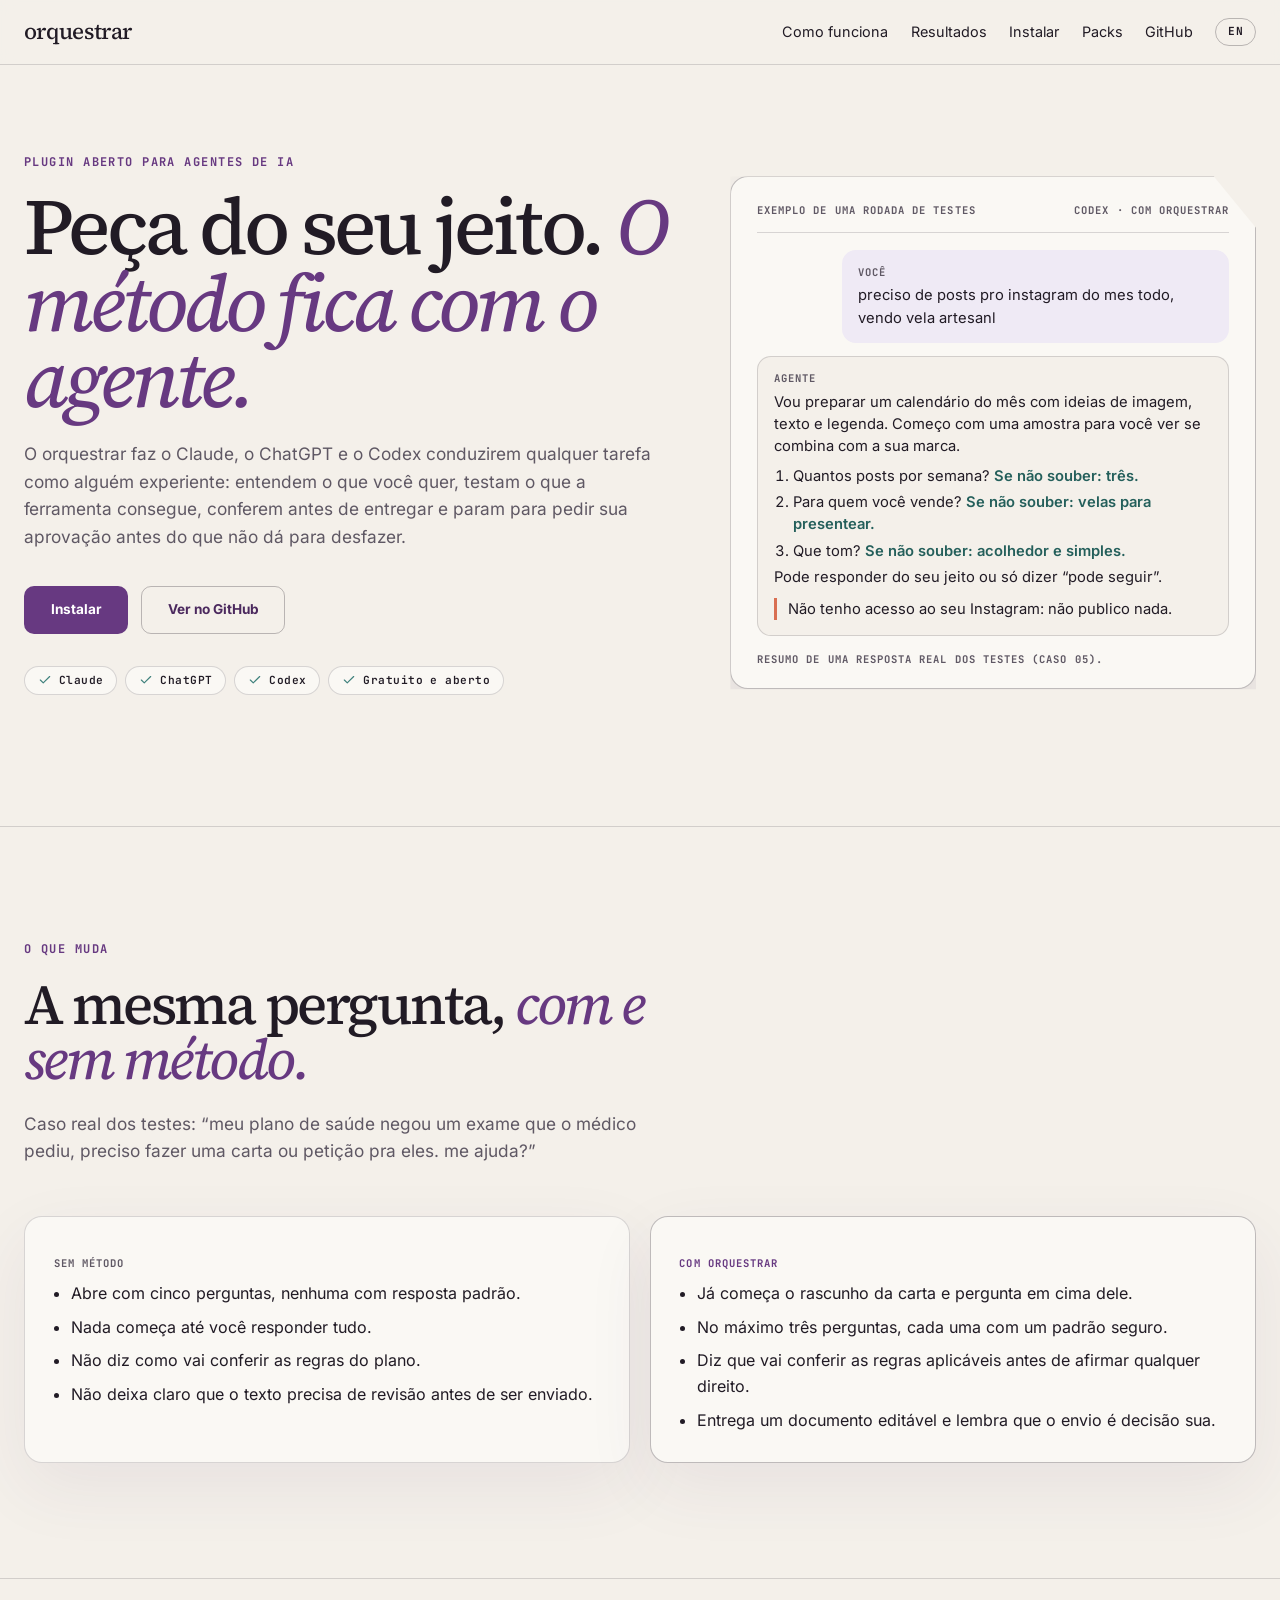
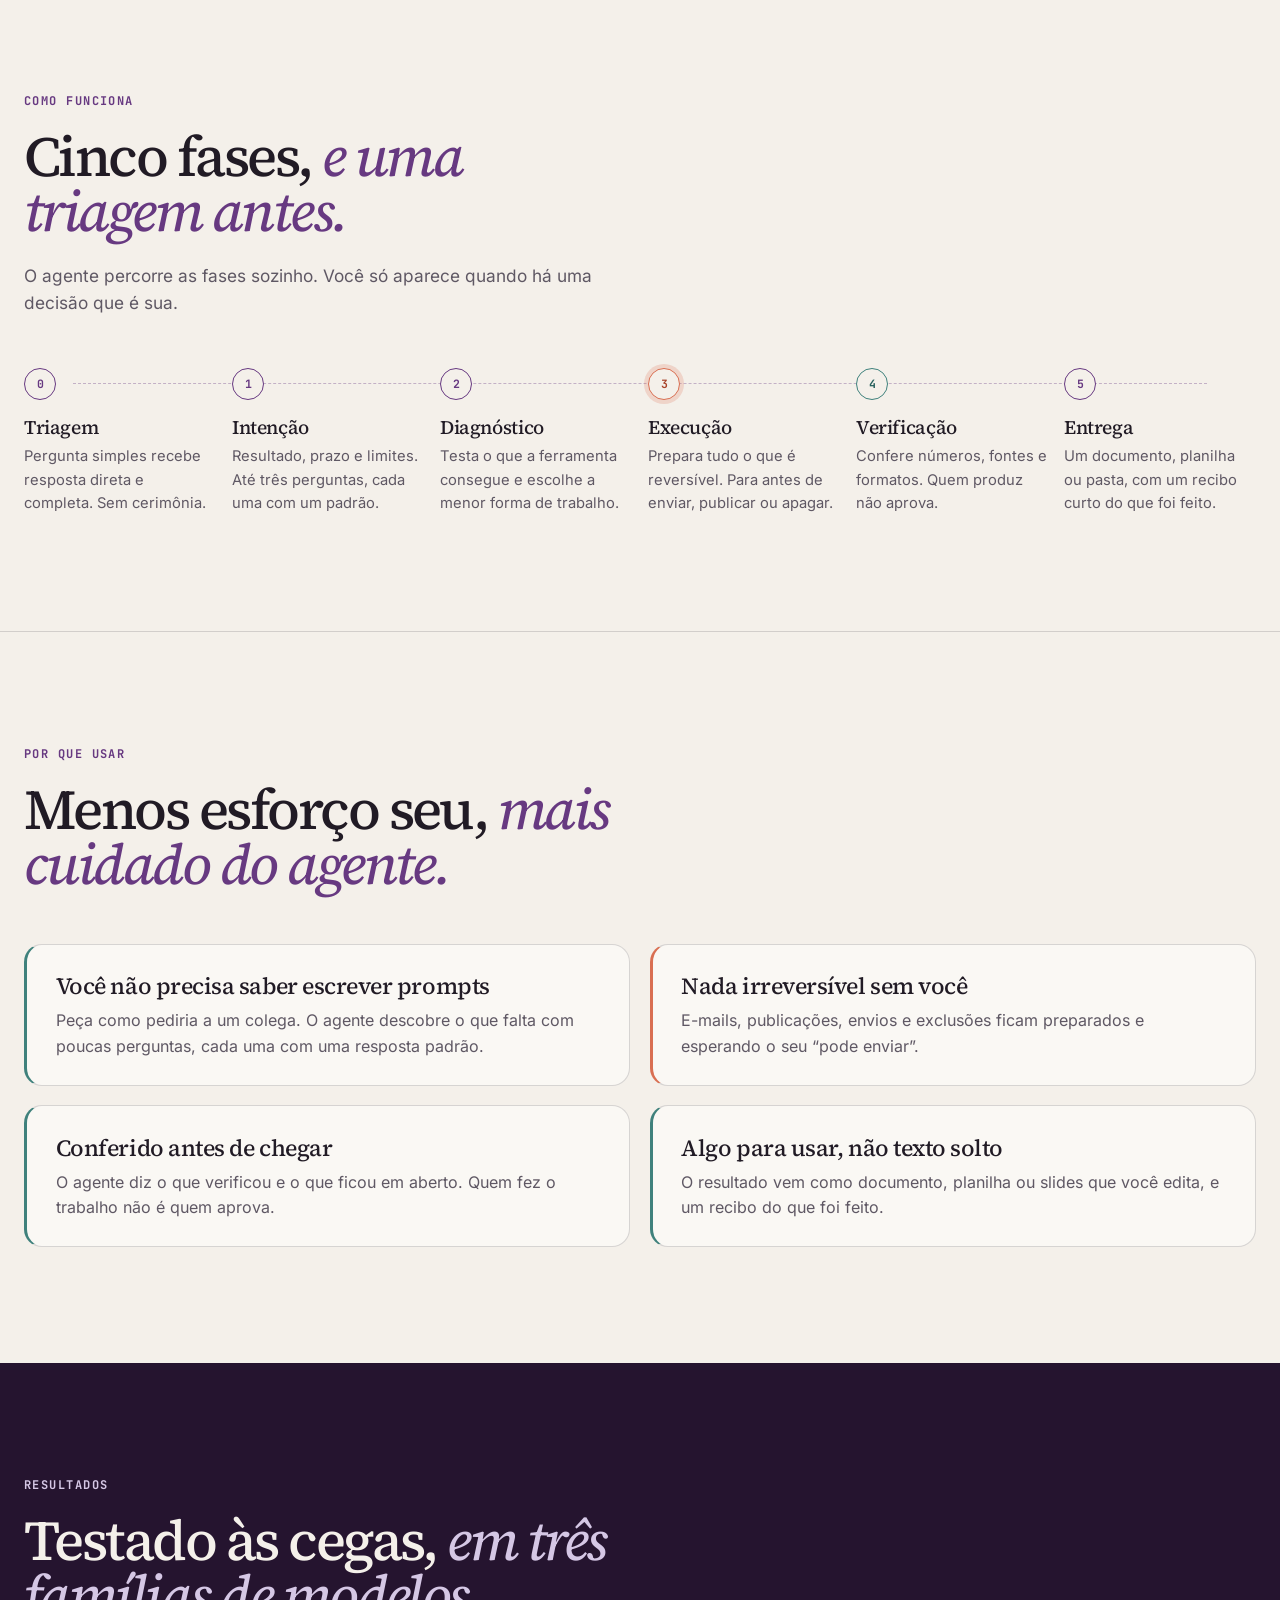
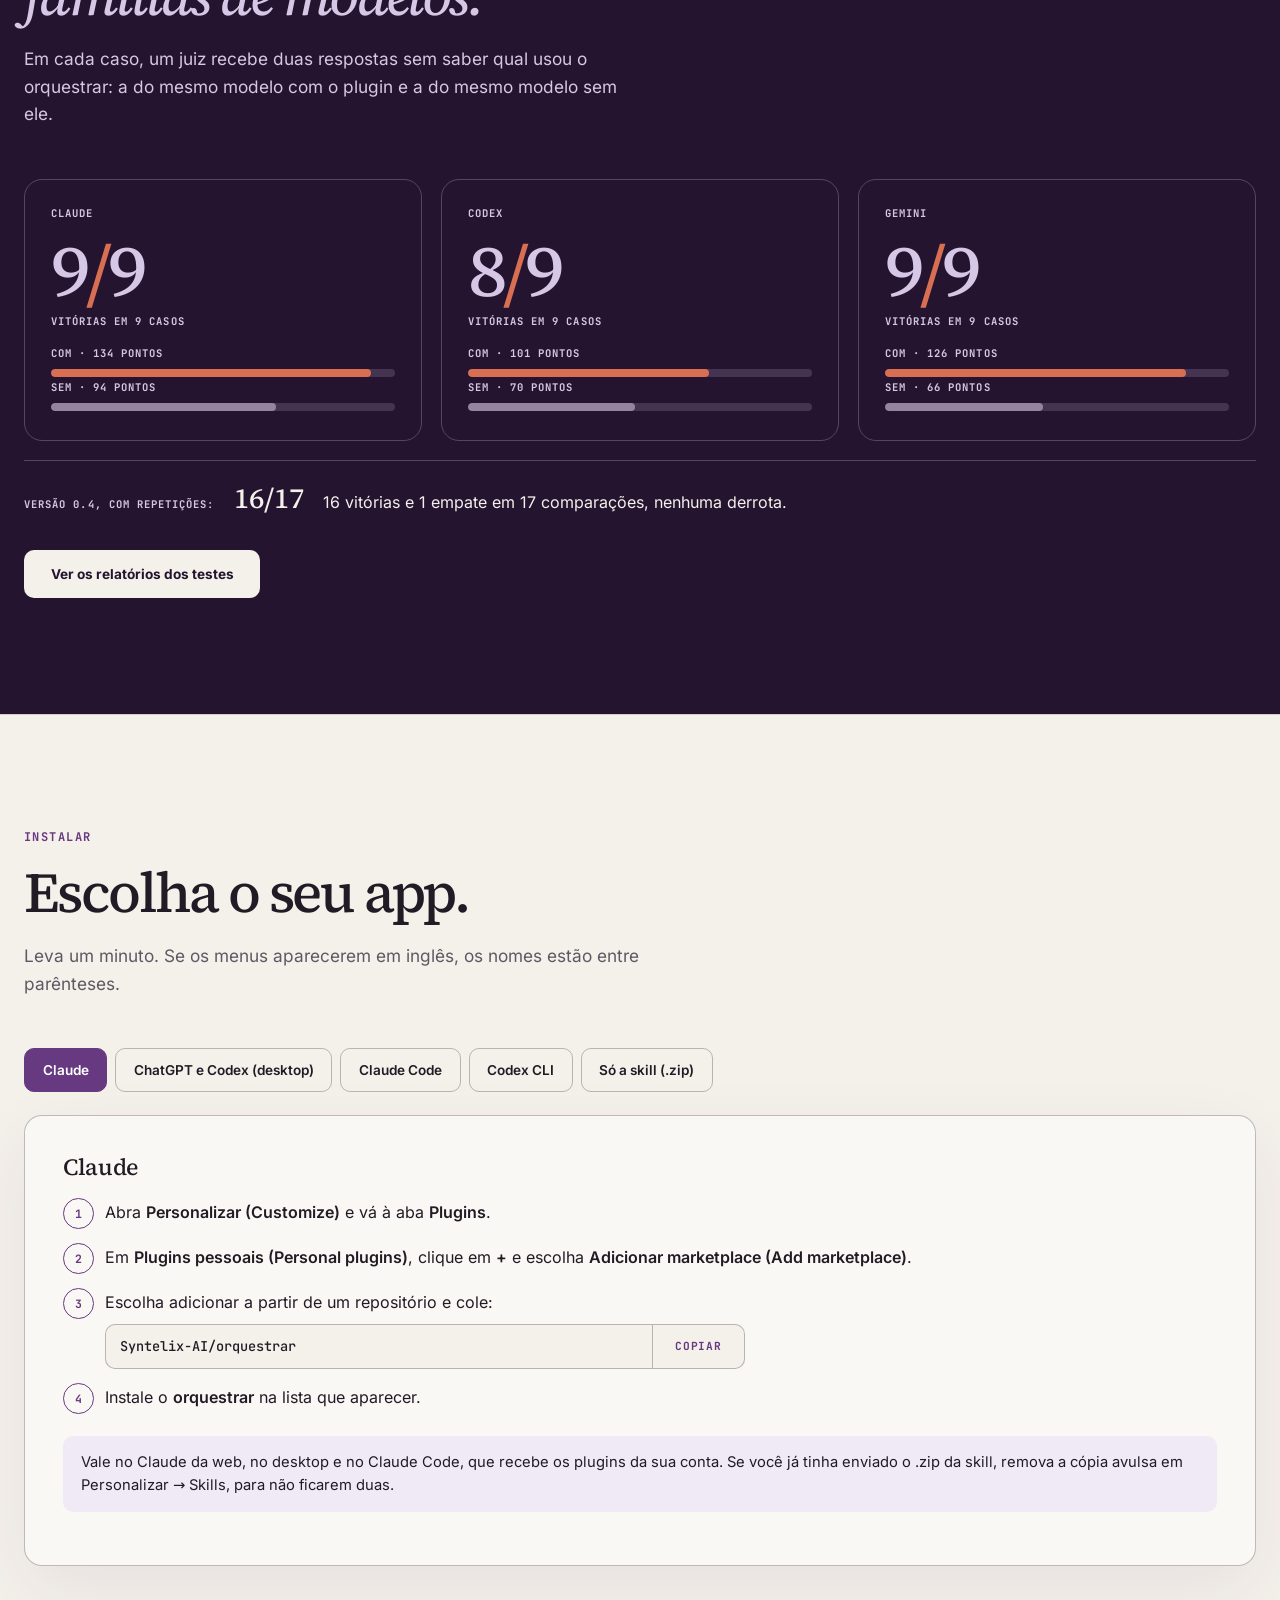
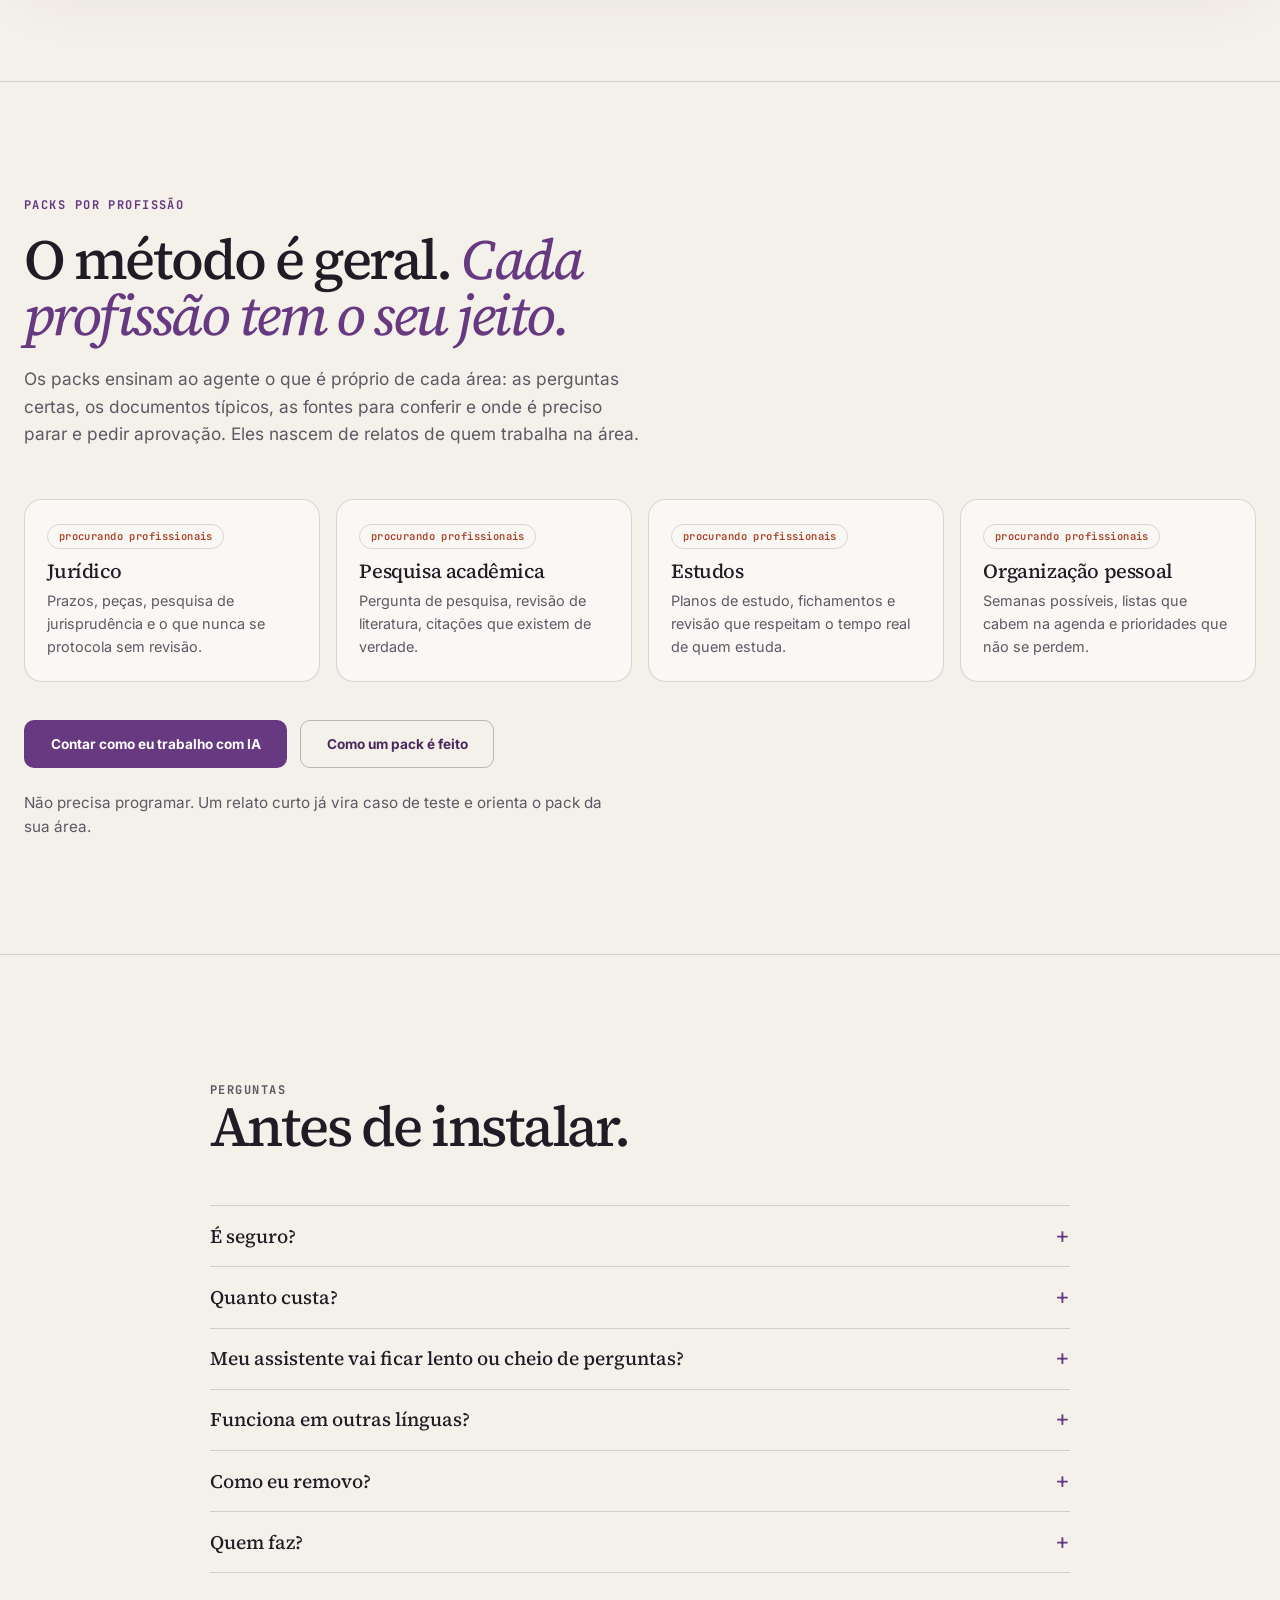
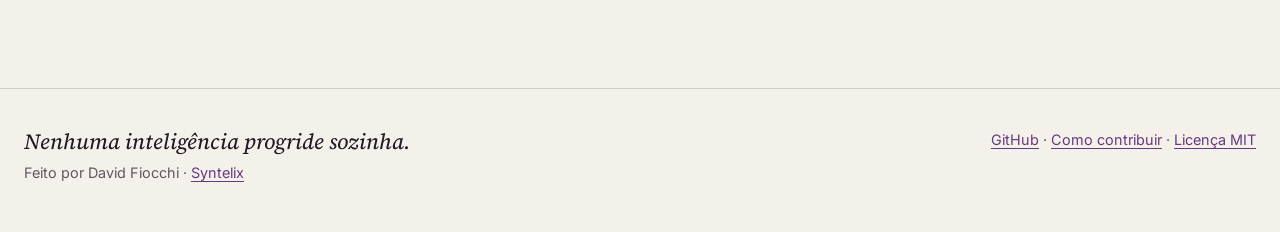
<file: docs/index.html>
<!DOCTYPE html>
<html lang="pt-BR">
<head>
<meta charset="utf-8">
<meta name="viewport" content="width=device-width, initial-scale=1">
<title>orquestrar · do pedido vago ao trabalho entregue e conferido</title>
<meta name="description" content="Plugin aberto para Claude, ChatGPT e Codex que conduz qualquer tarefa com método: entende o pedido, testa a ferramenta, confere antes de entregar e pede aprovação antes do que não dá para desfazer.">
<meta property="og:title" content="orquestrar · do pedido vago ao trabalho entregue e conferido">
<meta property="og:description" content="Plugin aberto para Claude, ChatGPT e Codex que conduz qualquer tarefa com método: entende o pedido, testa a ferramenta, confere antes de entregar e pede aprovação antes do que não dá para desfazer.">
<meta property="og:type" content="website">
<meta property="og:image" content="https://skills.syntelix.ia.br/orquestrar/assets/capa.png">
<meta name="twitter:card" content="summary_large_image">
<link rel="alternate" hreflang="en" href="en/">
<link rel="icon" href="data:image/svg+xml,%3Csvg xmlns='http://www.w3.org/2000/svg' viewBox='0 0 32 32'%3E%3Ccircle cx='9' cy='10' r='4' fill='%23673981'/%3E%3Ccircle cx='23' cy='9' r='3' fill='%233f817c'/%3E%3Ccircle cx='16' cy='23' r='5' fill='%23d96f52'/%3E%3C/svg%3E">
<link rel="preload" href="assets/fonts/source-serif-4.woff2" as="font" type="font/woff2" crossorigin>
<link rel="preload" href="assets/fonts/inter.woff2" as="font" type="font/woff2" crossorigin>
<link rel="stylesheet" href="assets/site.css">
<script>document.documentElement.classList.add('js-reveal')</script>
</head>
<body>
<a class="skip" href="#conteudo">Pular para o conteúdo</a>
<header class="topbar"><div class="shell">
  <a class="brand" href="./">orquestrar</a>
  <nav class="nav" aria-label="principal"><a class="nav-link" href="#como-funciona">Como funciona</a><a class="nav-link" href="#resultados">Resultados</a><a class="nav-link" href="#instalar">Instalar</a><a class="nav-link" href="#packs">Packs</a><a class="nav-link" href="https://github.com/Syntelix-AI/orquestrar">GitHub</a><a class="lang" href="en/" hreflang="en" title="English">EN</a></nav>
</div></header>

<main id="conteudo">
<section class="hero"><div class="shell">
  <div>
    <p class="kicker">Plugin aberto para agentes de IA</p>
    <h1>Peça do seu jeito. <em>O método fica com o agente.</em></h1>
    <p class="lede">O orquestrar faz o Claude, o ChatGPT e o Codex conduzirem qualquer tarefa como alguém experiente: entendem o que você quer, testam o que a ferramenta consegue, conferem antes de entregar e param para pedir sua aprovação antes do que não dá para desfazer.</p>
    <div class="actions"><a class="btn btn--primary" href="#instalar">Instalar</a><a class="btn btn--secondary" href="https://github.com/Syntelix-AI/orquestrar">Ver no GitHub</a></div>
    <ul class="chips"><li class="chip"><svg viewBox="0 0 24 24" fill="none" stroke="currentColor" stroke-width="2" stroke-linecap="round" stroke-linejoin="round" aria-hidden="true"><path d="M20 6 9 17l-5-5"/></svg>Claude</li><li class="chip"><svg viewBox="0 0 24 24" fill="none" stroke="currentColor" stroke-width="2" stroke-linecap="round" stroke-linejoin="round" aria-hidden="true"><path d="M20 6 9 17l-5-5"/></svg>ChatGPT</li><li class="chip"><svg viewBox="0 0 24 24" fill="none" stroke="currentColor" stroke-width="2" stroke-linecap="round" stroke-linejoin="round" aria-hidden="true"><path d="M20 6 9 17l-5-5"/></svg>Codex</li><li class="chip"><svg viewBox="0 0 24 24" fill="none" stroke="currentColor" stroke-width="2" stroke-linecap="round" stroke-linejoin="round" aria-hidden="true"><path d="M20 6 9 17l-5-5"/></svg>Gratuito e aberto</li></ul>
  </div>
  <figure class="artifact" style="margin:0">
    <div class="artifact__bar"><span class="meta">Exemplo de uma rodada de testes</span><span class="meta">Codex · com orquestrar</span></div>
    <div class="msg msg--user"><span class="meta msg__who">Você</span>preciso de posts pro instagram do mes todo, vendo vela artesanl</div>
    <div class="msg msg--agent"><span class="meta msg__who">Agente</span>Vou preparar um calendário do mês com ideias de imagem, texto e legenda. Começo com uma amostra para você ver se combina com a sua marca.<ol><li>Quantos posts por semana? <span class="default">Se não souber: três.</span></li><li>Para quem você vende? <span class="default">Se não souber: velas para presentear.</span></li><li>Que tom? <span class="default">Se não souber: acolhedor e simples.</span></li></ol>Pode responder do seu jeito ou só dizer “pode seguir”.<span class="stop">Não tenho acesso ao seu Instagram: não publico nada.</span></div>
    <figcaption class="meta" style="margin-top:1rem">Resumo de uma resposta real dos testes (caso 05).</figcaption>
  </figure>
</div></section>

<section><div class="shell">
  <div class="section-head"><p class="kicker">O que muda</p><h2>A mesma pergunta, <em>com e sem método.</em></h2><p class="lede">Caso real dos testes: “meu plano de saúde negou um exame que o médico pediu, preciso fazer uma carta ou petição pra eles. me ajuda?”</p></div>
  <div class="compare">
    <article class="panel reveal"><p class="meta">Sem método</p><ul><li>Abre com cinco perguntas, nenhuma com resposta padrão.</li><li>Nada começa até você responder tudo.</li><li>Não diz como vai conferir as regras do plano.</li><li>Não deixa claro que o texto precisa de revisão antes de ser enviado.</li></ul></article>
    <article class="panel panel--with reveal"><p class="meta" style="color:var(--purple-600)">Com orquestrar</p><ul><li>Já começa o rascunho da carta e pergunta em cima dele.</li><li>No máximo três perguntas, cada uma com um padrão seguro.</li><li>Diz que vai conferir as regras aplicáveis antes de afirmar qualquer direito.</li><li>Entrega um documento editável e lembra que o envio é decisão sua.</li></ul></article>
  </div>
</div></section>

<section id="como-funciona"><div class="shell">
  <div class="section-head"><p class="kicker">Como funciona</p><h2>Cinco fases, <em>e uma triagem antes.</em></h2><p class="lede">O agente percorre as fases sozinho. Você só aparece quando há uma decisão que é sua.</p></div>
  <ol class="phases"><li class="phase reveal"><div class="node">0</div><h3>Triagem</h3><p>Pergunta simples recebe resposta direta e completa. Sem cerimônia.</p></li><li class="phase reveal"><div class="node">1</div><h3>Intenção</h3><p>Resultado, prazo e limites. Até três perguntas, cada uma com um padrão.</p></li><li class="phase reveal"><div class="node">2</div><h3>Diagnóstico</h3><p>Testa o que a ferramenta consegue e escolhe a menor forma de trabalho.</p></li><li class="phase phase--decide reveal"><div class="node">3</div><h3>Execução</h3><p>Prepara tudo o que é reversível. Para antes de enviar, publicar ou apagar.</p></li><li class="phase phase--verify reveal"><div class="node">4</div><h3>Verificação</h3><p>Confere números, fontes e formatos. Quem produz não aprova.</p></li><li class="phase reveal"><div class="node">5</div><h3>Entrega</h3><p>Um documento, planilha ou pasta, com um recibo curto do que foi feito.</p></li></ol>
</div></section>

<section><div class="shell">
  <div class="section-head"><p class="kicker">Por que usar</p><h2>Menos esforço seu, <em>mais cuidado do agente.</em></h2></div>
  <div class="findings"><article class="finding reveal"><h3>Você não precisa saber escrever prompts</h3><p>Peça como pediria a um colega. O agente descobre o que falta com poucas perguntas, cada uma com uma resposta padrão.</p></article><article class="finding finding--decide reveal"><h3>Nada irreversível sem você</h3><p>E-mails, publicações, envios e exclusões ficam preparados e esperando o seu “pode enviar”.</p></article><article class="finding reveal"><h3>Conferido antes de chegar</h3><p>O agente diz o que verificou e o que ficou em aberto. Quem fez o trabalho não é quem aprova.</p></article><article class="finding reveal"><h3>Algo para usar, não texto solto</h3><p>O resultado vem como documento, planilha ou slides que você edita, e um recibo do que foi feito.</p></article></div>
</div></section>

<section class="night" id="resultados"><div class="shell">
  <div class="section-head"><p class="kicker kicker--light">Resultados</p><h2>Testado às cegas, <em>em três famílias de modelos.</em></h2><p class="lede">Em cada caso, um juiz recebe duas respostas sem saber qual usou o orquestrar: a do mesmo modelo com o plugin e a do mesmo modelo sem ele.</p></div>
  <div class="scores"><div class="score reveal"><p class="meta">Claude</p><p class="score__big">9<span>/</span>9</p><p class="meta">vitórias em 9 casos</p><p class="meta" style="margin-top:1.1rem">com · 134 pontos</p><div class="bar bar--with"><i style="width:93.1%"></i></div><p class="meta">sem · 94 pontos</p><div class="bar bar--without"><i style="width:65.3%"></i></div></div><div class="score reveal"><p class="meta">Codex</p><p class="score__big">8<span>/</span>9</p><p class="meta">vitórias em 9 casos</p><p class="meta" style="margin-top:1.1rem">com · 101 pontos</p><div class="bar bar--with"><i style="width:70.1%"></i></div><p class="meta">sem · 70 pontos</p><div class="bar bar--without"><i style="width:48.6%"></i></div></div><div class="score reveal"><p class="meta">Gemini</p><p class="score__big">9<span>/</span>9</p><p class="meta">vitórias em 9 casos</p><p class="meta" style="margin-top:1.1rem">com · 126 pontos</p><div class="bar bar--with"><i style="width:87.5%"></i></div><p class="meta">sem · 66 pontos</p><div class="bar bar--without"><i style="width:45.8%"></i></div></div></div>
  <div class="v04"><span class="meta" style="color:var(--purple-200)">Versão 0.4, com repetições:</span><strong>16/17</strong><span>16 vitórias e 1 empate em 17 comparações, nenhuma derrota.</span></div>
  <div class="actions"><a class="btn btn--light" href="https://github.com/Syntelix-AI/orquestrar/tree/main/evals">Ver os relatórios dos testes</a></div>
</div></section>

<section id="instalar"><div class="shell">
  <div class="section-head"><p class="kicker">Instalar</p><h2>Escolha o seu app.</h2><p class="lede">Leva um minuto. Se os menus aparecerem em inglês, os nomes estão entre parênteses.</p></div>
  <div class="tabs" role="tablist" aria-label="Instalar"><button class="tab" role="tab" id="tab-claude" aria-controls="panel-claude" aria-selected="true" tabindex="0">Claude</button><button class="tab" role="tab" id="tab-chatgpt" aria-controls="panel-chatgpt" aria-selected="false" tabindex="-1">ChatGPT e Codex (desktop)</button><button class="tab" role="tab" id="tab-claude-code" aria-controls="panel-claude-code" aria-selected="false" tabindex="-1">Claude Code</button><button class="tab" role="tab" id="tab-codex-cli" aria-controls="panel-codex-cli" aria-selected="false" tabindex="-1">Codex CLI</button><button class="tab" role="tab" id="tab-zip" aria-controls="panel-zip" aria-selected="false" tabindex="-1">Só a skill (.zip)</button></div>
  <div class="tabpanel" role="tabpanel" id="panel-claude" aria-labelledby="tab-claude"><h3>Claude</h3><ol class="steps"><li>Abra <span class="path">Personalizar (Customize)</span> e vá à aba <span class="path">Plugins</span>.</li><li>Em <span class="path">Plugins pessoais (Personal plugins)</span>, clique em <span class="path">+</span> e escolha <span class="path">Adicionar marketplace (Add marketplace)</span>.</li><li>Escolha adicionar a partir de um repositório e cole:<span class="copy"><code>Syntelix-AI/orquestrar</code><button type="button" data-copy="Syntelix-AI/orquestrar" data-done="Copiado">Copiar</button></span></li><li>Instale o <span class="path">orquestrar</span> na lista que aparecer.</li></ol><p class="note">Vale no Claude da web, no desktop e no Claude Code, que recebe os plugins da sua conta. Se você já tinha enviado o .zip da skill, remova a cópia avulsa em Personalizar → Skills, para não ficarem duas.</p></div><div class="tabpanel" role="tabpanel" id="panel-chatgpt" aria-labelledby="tab-chatgpt" hidden><h3>ChatGPT e Codex (desktop)</h3><ol class="steps"><li>Abra <span class="path">Plugins</span> no app (no modo de trabalho ou na aba Codex).</li><li>Clique em <span class="path">Adicionar marketplace</span>.</li><li>Em <span class="path">Origem</span>, cole:<span class="copy"><code>Syntelix-AI/orquestrar</code><button type="button" data-copy="Syntelix-AI/orquestrar" data-done="Copiado">Copiar</button></span>Em <span class="path">Referência do Git</span>, use <code>main</code>. Deixe <span class="path">Caminhos esparsos</span> vazio.</li><li>Instale o <span class="path">orquestrar</span> na lista de plugins.</li></ol><p class="note">Se o seu app do ChatGPT não mostra a opção de adicionar marketplace, use a aba “Só a skill”: o envio de plugins próprios ao chat pode depender do seu plano.</p></div><div class="tabpanel" role="tabpanel" id="panel-claude-code" aria-labelledby="tab-claude-code" hidden><h3>Claude Code</h3><ol class="steps"><li>Num terminal com o Claude Code aberto, rode:<span class="copy"><code>/plugin marketplace add Syntelix-AI/orquestrar</code><button type="button" data-copy="/plugin marketplace add Syntelix-AI/orquestrar" data-done="Copiado">Copiar</button></span></li><li>Depois:<span class="copy"><code>/plugin install orquestrar@orquestrar</code><button type="button" data-copy="/plugin install orquestrar@orquestrar" data-done="Copiado">Copiar</button></span></li></ol><p class="note">Para conferir, rode <code>/plugin</code> e procure o orquestrar entre os instalados.</p></div><div class="tabpanel" role="tabpanel" id="panel-codex-cli" aria-labelledby="tab-codex-cli" hidden><h3>Codex CLI</h3><ol class="steps"><li>No terminal, rode:<span class="copy"><code>codex plugin marketplace add Syntelix-AI/orquestrar</code><button type="button" data-copy="codex plugin marketplace add Syntelix-AI/orquestrar" data-done="Copiado">Copiar</button></span></li><li>Depois:<span class="copy"><code>codex plugin add orquestrar@orquestrar</code><button type="button" data-copy="codex plugin add orquestrar@orquestrar" data-done="Copiado">Copiar</button></span></li></ol><p class="note">Comece uma sessão nova do Codex para a skill aparecer. Testado no Codex CLI 0.169.</p></div><div class="tabpanel" role="tabpanel" id="panel-zip" aria-labelledby="tab-zip" hidden><h3>Só a skill (.zip)</h3><ol class="steps"><li>Baixe o arquivo:<span class="actions" style="margin-top:.7rem"><a class="btn btn--primary" href="download/orquestrar-skill.zip" download>Baixar orquestrar-skill.zip</a></span></li><li>No Claude: <span class="path">Personalizar → Skills → + → Enviar uma skill (Upload a skill)</span>.</li><li>No ChatGPT: <span class="path">Skills → Criar → Enviar do computador</span>. No ChatGPT, as skills da web e do desktop não sincronizam: envie nos dois se usar os dois.</li></ol><p class="note">Assim você instala só a skill, sem catálogo. Atualizações não chegam sozinhas: baixe de novo quando sair uma versão.</p></div>
</div></section>

<section id="packs"><div class="shell">
  <div class="section-head"><p class="kicker">Packs por profissão</p><h2>O método é geral. <em>Cada profissão tem o seu jeito.</em></h2><p class="lede">Os packs ensinam ao agente o que é próprio de cada área: as perguntas certas, os documentos típicos, as fontes para conferir e onde é preciso parar e pedir aprovação. Eles nascem de relatos de quem trabalha na área.</p></div>
  <div class="packs"><article class="pack reveal"><span class="status">procurando profissionais</span><h3>Jurídico</h3><p>Prazos, peças, pesquisa de jurisprudência e o que nunca se protocola sem revisão.</p></article><article class="pack reveal"><span class="status">procurando profissionais</span><h3>Pesquisa acadêmica</h3><p>Pergunta de pesquisa, revisão de literatura, citações que existem de verdade.</p></article><article class="pack reveal"><span class="status">procurando profissionais</span><h3>Estudos</h3><p>Planos de estudo, fichamentos e revisão que respeitam o tempo real de quem estuda.</p></article><article class="pack reveal"><span class="status">procurando profissionais</span><h3>Organização pessoal</h3><p>Semanas possíveis, listas que cabem na agenda e prioridades que não se perdem.</p></article></div>
  <div class="actions" style="margin-top:0"><a class="btn btn--primary" href="https://github.com/Syntelix-AI/orquestrar/issues/new?template=relato-profissional.yml">Contar como eu trabalho com IA</a><a class="btn btn--secondary" href="https://github.com/Syntelix-AI/orquestrar/blob/main/PACKS.md">Como um pack é feito</a></div>
  <p class="lede" style="font-size:.95rem">Não precisa programar. Um relato curto já vira caso de teste e orienta o pack da sua área.</p>
</div></section>

<section><div class="shell faq">
  <div class="section-head"><p class="kicker">Perguntas</p><h2>Antes de instalar.</h2></div>
  <details><summary>É seguro?</summary><p>O plugin é só texto: instruções que o agente lê. Ele não roda programas, não instala nada no seu computador e não pede acesso a contas. O agente continua com as mesmas permissões de antes, e a skill manda que ele pare e peça sua aprovação antes de enviar, publicar, pagar ou apagar.</p></details><details><summary>Quanto custa?</summary><p>Nada. O orquestrar é aberto, sob a licença MIT. Ele usa o plano que você já tem em cada app; a disponibilidade de plugins e skills depende desse plano.</p></details><details><summary>Meu assistente vai ficar lento ou cheio de perguntas?</summary><p>Não deveria. Perguntas simples continuam com resposta direta, e os testes têm uma armadilha só para isso. Em tarefas maiores, são no máximo três perguntas, cada uma com uma resposta padrão: você pode só dizer “pode seguir”.</p></details><details><summary>Funciona em outras línguas?</summary><p>A skill está escrita em português, mas o agente responde na língua em que você escreve.</p></details><details><summary>Como eu removo?</summary><p>Na mesma tela de plugins do app, desinstale o orquestrar. No terminal: /plugin uninstall orquestrar@orquestrar (Claude Code) ou codex plugin remove orquestrar@orquestrar (Codex).</p></details><details><summary>Quem faz?</summary><p>David Fiocchi, da Syntelix, com contribuições abertas a qualquer pessoa. Relatos de uso real valem mais que qualquer opinião: é com eles que o método melhora.</p></details>
</div></section>
</main>

<footer><div class="shell">
  <div><p class="thesis">Nenhuma inteligência progride sozinha.</p><p style="margin:0">Feito por David Fiocchi · <a href="https://syntelix.ia.br">Syntelix</a></p></div>
  <p style="margin:0"><a href="https://github.com/Syntelix-AI/orquestrar">GitHub</a> · <a href="https://github.com/Syntelix-AI/orquestrar/blob/main/CONTRIBUTING.md">Como contribuir</a> · <a href="https://github.com/Syntelix-AI/orquestrar/blob/main/LICENSE">Licença MIT</a></p>
</div></footer>

<script>
(function () {
  var tabs = Array.prototype.slice.call(document.querySelectorAll('[role="tab"]'));
  function select(tab) {
    tabs.forEach(function (t) {
      var on = t === tab;
      t.setAttribute('aria-selected', on ? 'true' : 'false');
      t.tabIndex = on ? 0 : -1;
      document.getElementById(t.getAttribute('aria-controls')).hidden = !on;
    });
  }
  tabs.forEach(function (t, i) {
    t.addEventListener('click', function () { select(t); });
    t.addEventListener('keydown', function (e) {
      var n = e.key === 'ArrowRight' ? 1 : e.key === 'ArrowLeft' ? -1 : 0;
      if (!n) return;
      var next = tabs[(i + n + tabs.length) % tabs.length];
      select(next); next.focus(); e.preventDefault();
    });
  });
  document.querySelectorAll('[data-copy]').forEach(function (b) {
    var label = b.textContent;
    b.addEventListener('click', function () {
      var text = b.getAttribute('data-copy');
      function ok() { b.textContent = b.getAttribute('data-done'); b.classList.add('done'); setTimeout(function () { b.textContent = label; b.classList.remove('done'); }, 1800); }
      if (navigator.clipboard) { navigator.clipboard.writeText(text).then(ok, fallback); } else { fallback(); }
      function fallback() { var ta = document.createElement('textarea'); ta.value = text; document.body.appendChild(ta); ta.select(); try { document.execCommand('copy'); ok(); } catch (e) {} document.body.removeChild(ta); }
    });
  });
  var els = document.querySelectorAll('.reveal');
  if (!('IntersectionObserver' in window)) { els.forEach(function (e) { e.classList.add('is-in'); }); return; }
  var io = new IntersectionObserver(function (entries) {
    entries.forEach(function (en) { if (en.isIntersecting) { en.target.classList.add('is-in'); io.unobserve(en.target); } });
  }, { rootMargin: '0px 0px -8% 0px' });
  els.forEach(function (e) { io.observe(e); });
})();
</script>
</body>
</html>
</file>
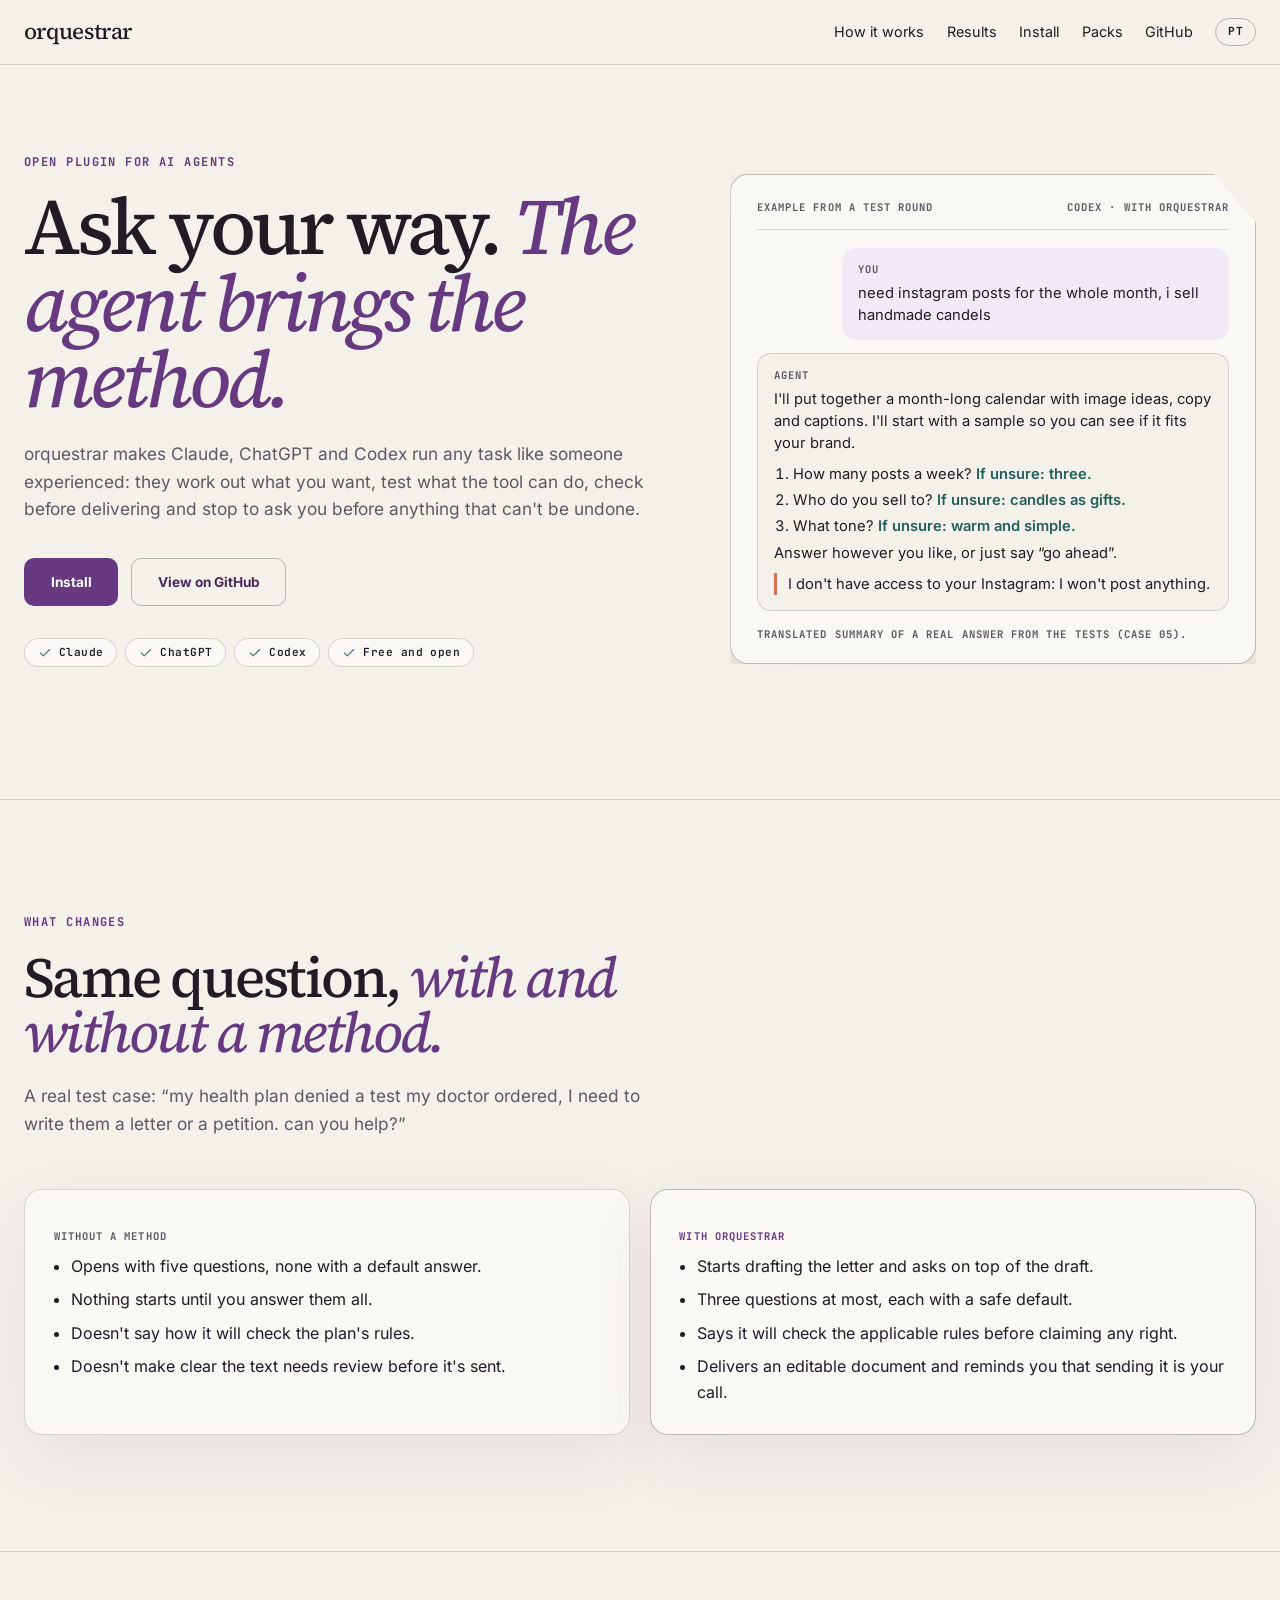
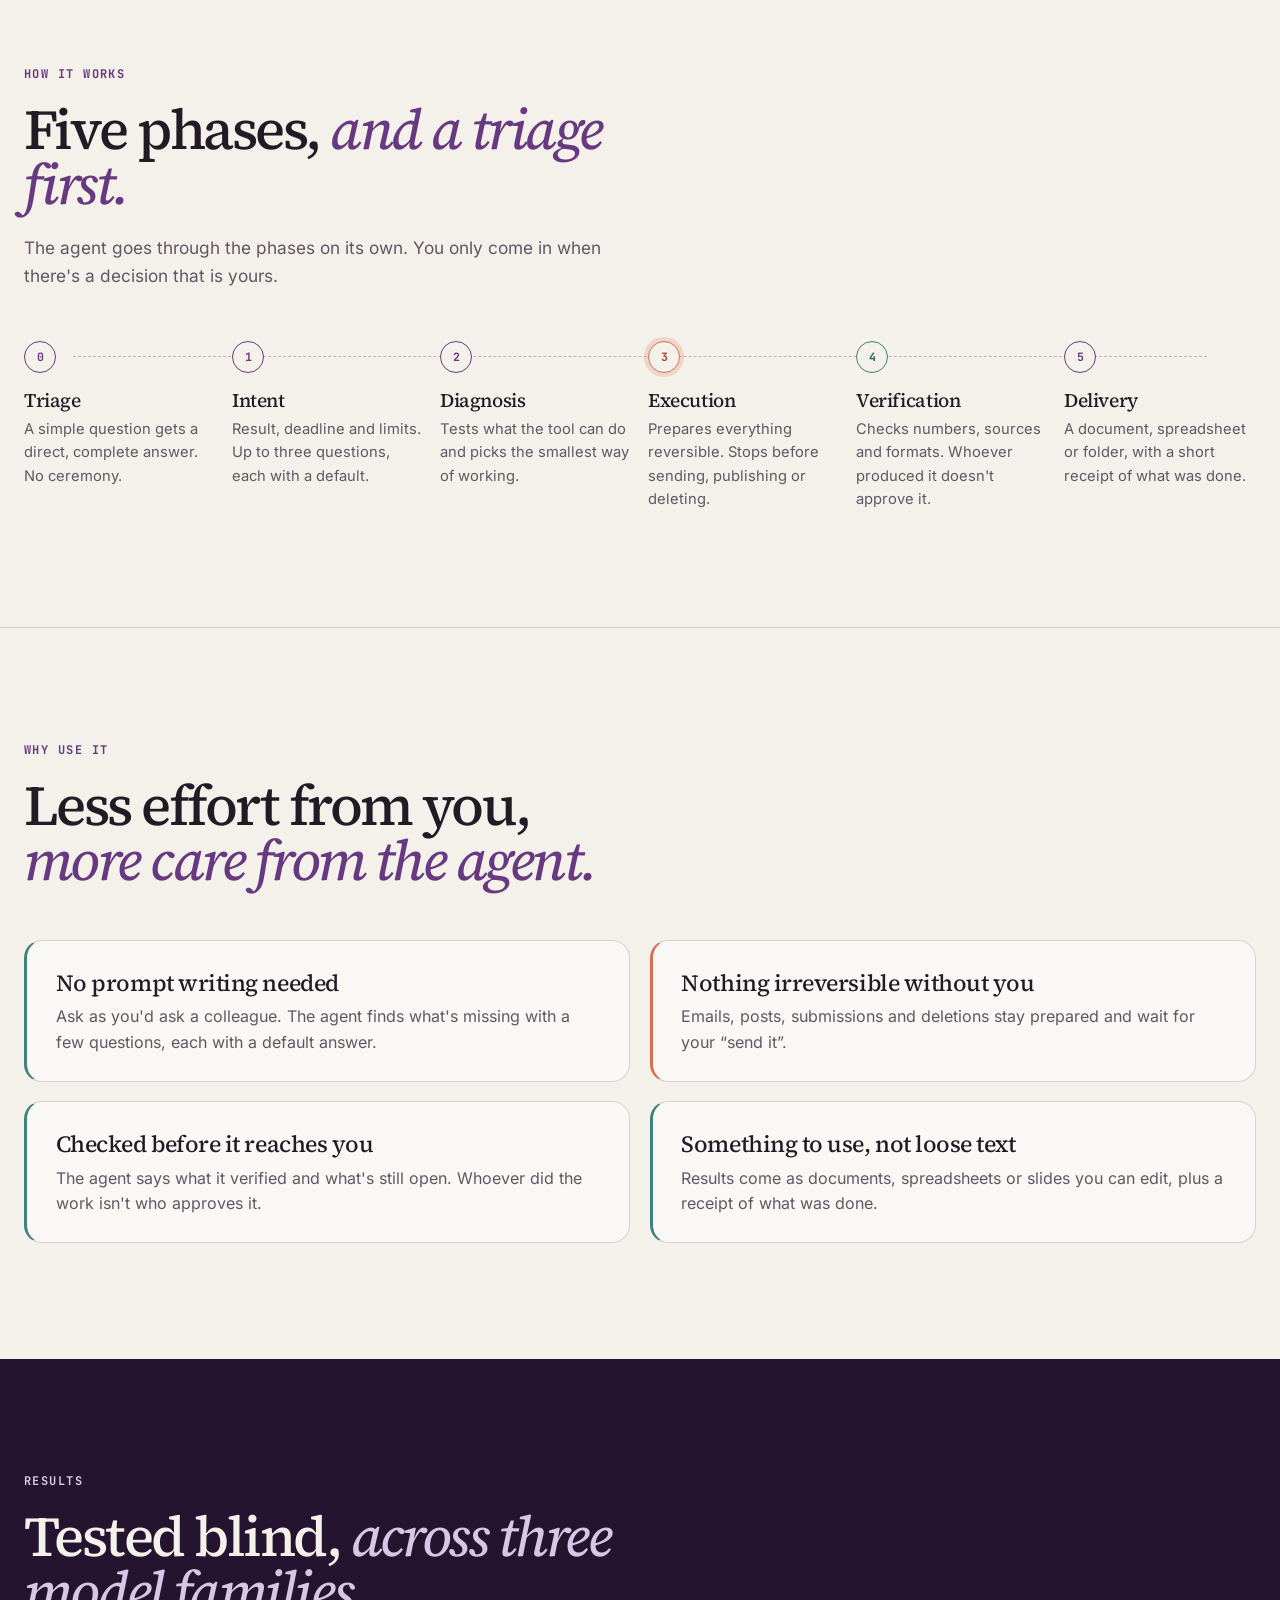
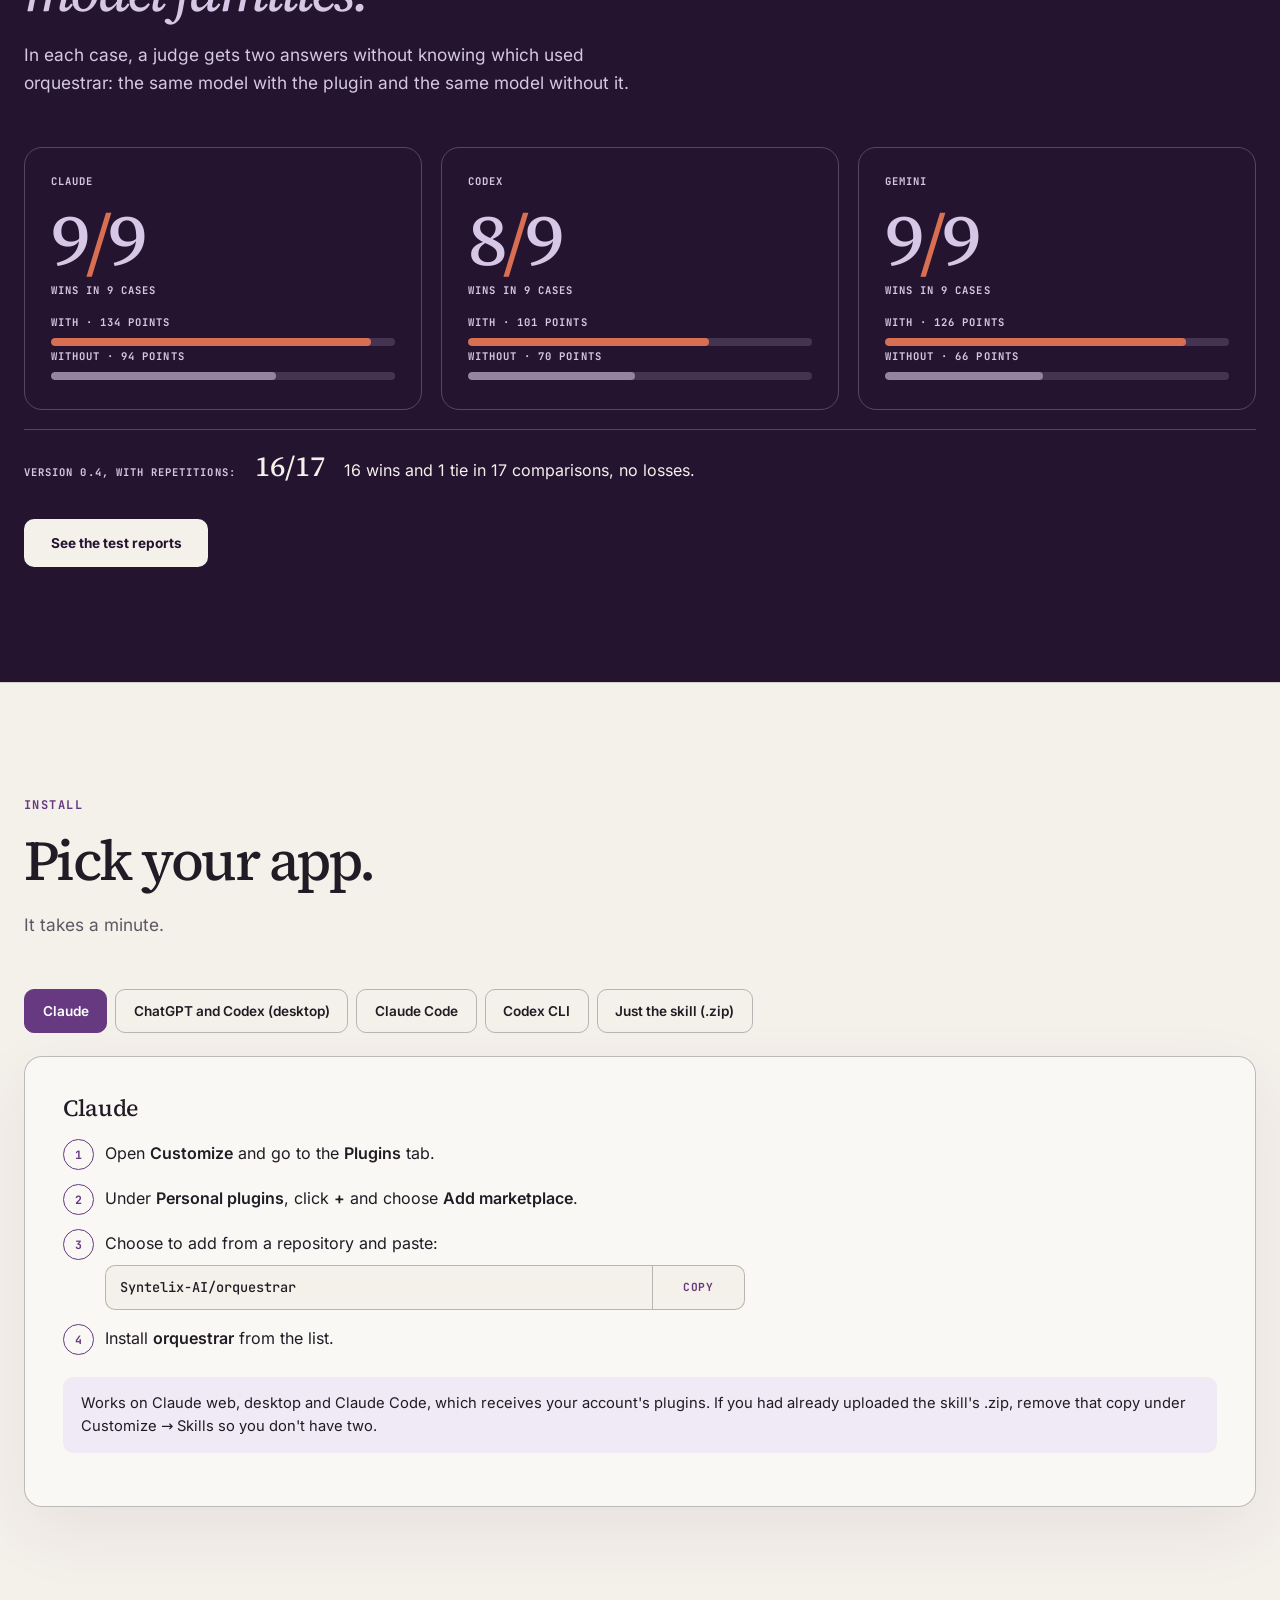
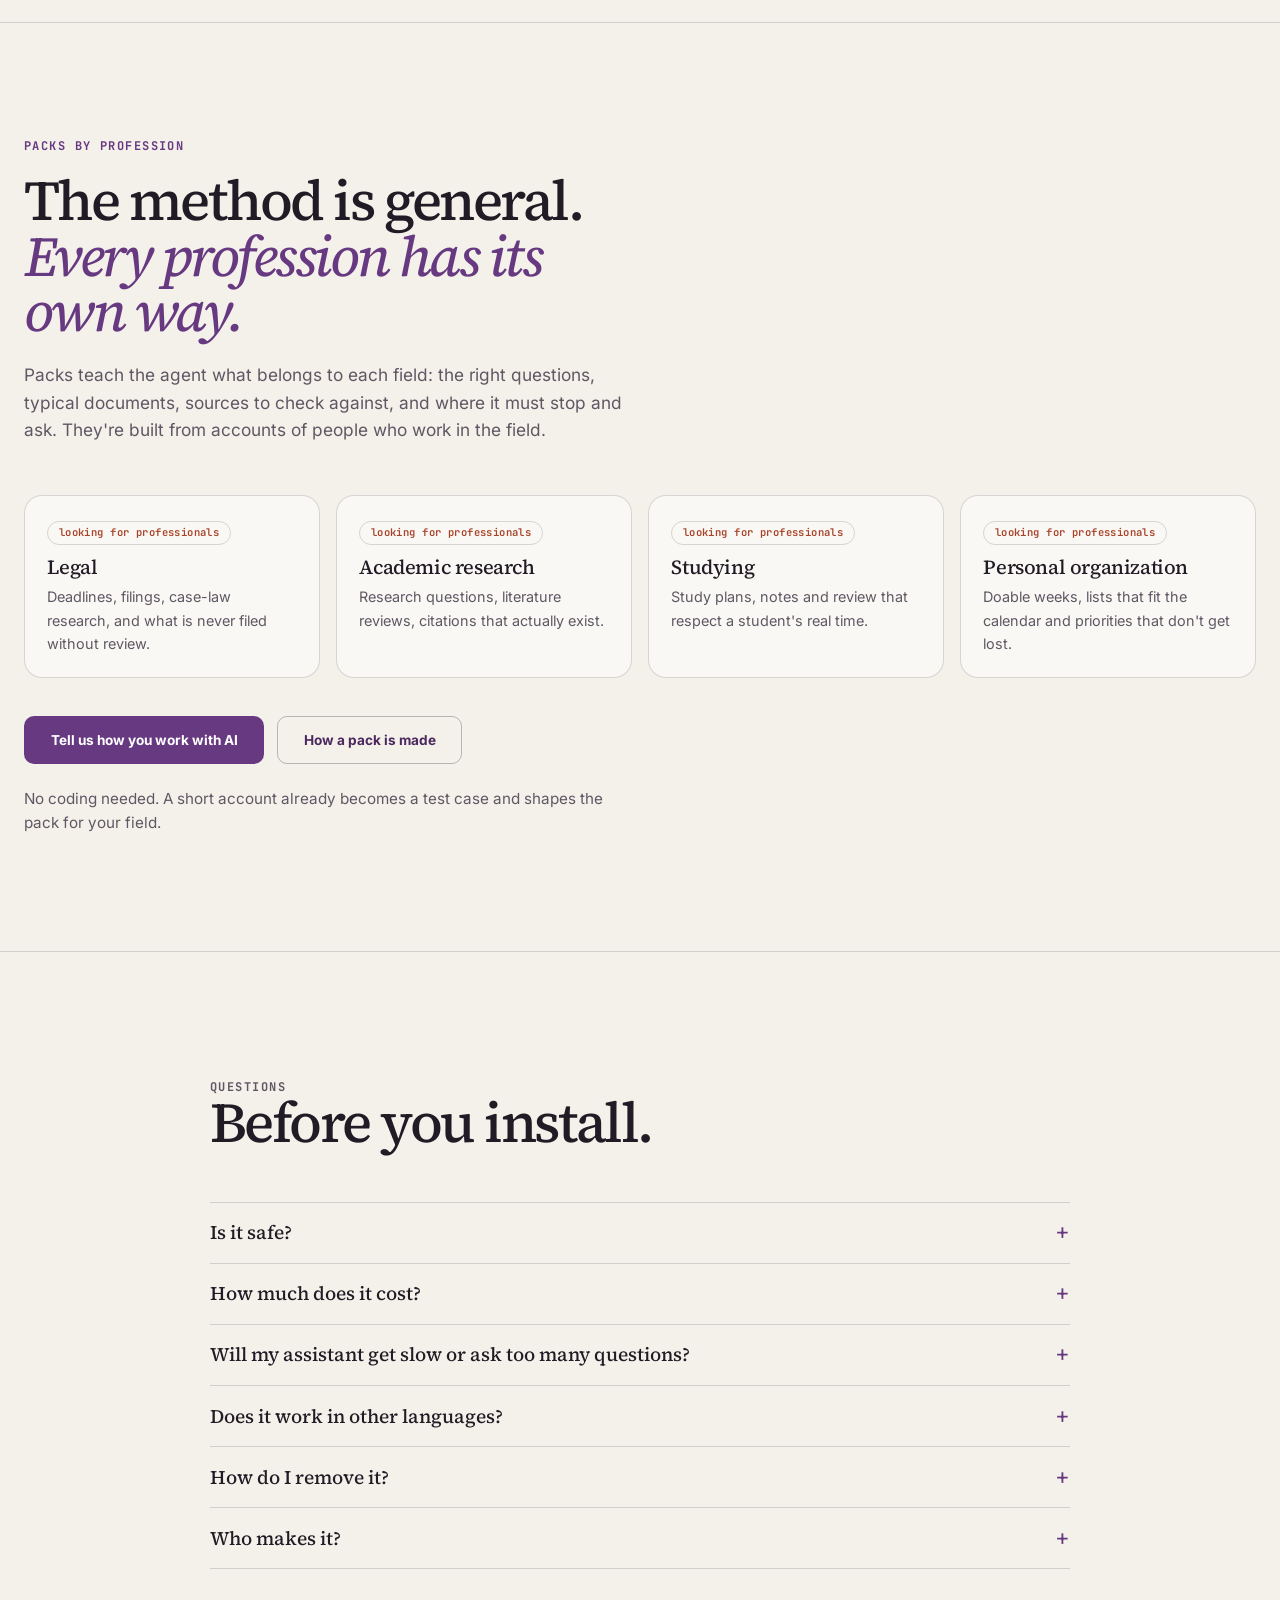
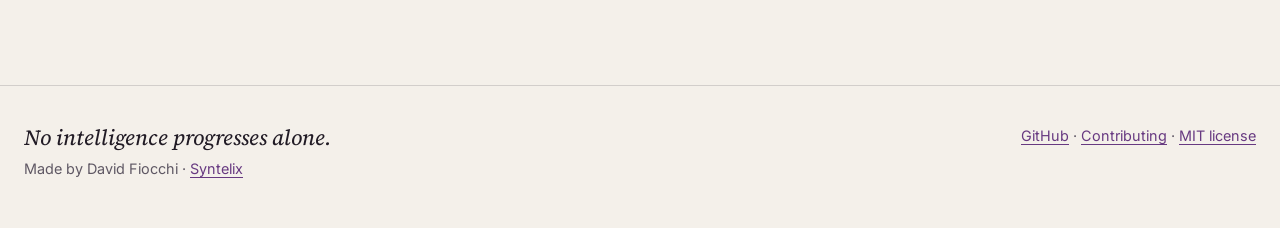
<file: docs/en/index.html>
<!DOCTYPE html>
<html lang="en">
<head>
<meta charset="utf-8">
<meta name="viewport" content="width=device-width, initial-scale=1">
<title>orquestrar · from a vague request to finished, checked work</title>
<meta name="description" content="Open plugin for Claude, ChatGPT and Codex that runs any task with a method: understands the request, tests the tool, checks before delivering and asks for approval before anything that can&#x27;t be undone.">
<meta property="og:title" content="orquestrar · from a vague request to finished, checked work">
<meta property="og:description" content="Open plugin for Claude, ChatGPT and Codex that runs any task with a method: understands the request, tests the tool, checks before delivering and asks for approval before anything that can&#x27;t be undone.">
<meta property="og:type" content="website">
<meta property="og:image" content="https://skills.syntelix.ia.br/orquestrar/assets/capa.png">
<meta name="twitter:card" content="summary_large_image">
<link rel="alternate" hreflang="pt-BR" href="../">
<link rel="icon" href="data:image/svg+xml,%3Csvg xmlns='http://www.w3.org/2000/svg' viewBox='0 0 32 32'%3E%3Ccircle cx='9' cy='10' r='4' fill='%23673981'/%3E%3Ccircle cx='23' cy='9' r='3' fill='%233f817c'/%3E%3Ccircle cx='16' cy='23' r='5' fill='%23d96f52'/%3E%3C/svg%3E">
<link rel="preload" href="../assets/fonts/source-serif-4.woff2" as="font" type="font/woff2" crossorigin>
<link rel="preload" href="../assets/fonts/inter.woff2" as="font" type="font/woff2" crossorigin>
<link rel="stylesheet" href="../assets/site.css">
<script>document.documentElement.classList.add('js-reveal')</script>
</head>
<body>
<a class="skip" href="#conteudo">Skip to content</a>
<header class="topbar"><div class="shell">
  <a class="brand" href="./">orquestrar</a>
  <nav class="nav" aria-label="principal"><a class="nav-link" href="#how">How it works</a><a class="nav-link" href="#results">Results</a><a class="nav-link" href="#install">Install</a><a class="nav-link" href="#packs">Packs</a><a class="nav-link" href="https://github.com/Syntelix-AI/orquestrar">GitHub</a><a class="lang" href="../" hreflang="pt-BR" title="Português">PT</a></nav>
</div></header>

<main id="conteudo">
<section class="hero"><div class="shell">
  <div>
    <p class="kicker">Open plugin for AI agents</p>
    <h1>Ask your way. <em>The agent brings the method.</em></h1>
    <p class="lede">orquestrar makes Claude, ChatGPT and Codex run any task like someone experienced: they work out what you want, test what the tool can do, check before delivering and stop to ask you before anything that can&#x27;t be undone.</p>
    <div class="actions"><a class="btn btn--primary" href="#install">Install</a><a class="btn btn--secondary" href="https://github.com/Syntelix-AI/orquestrar">View on GitHub</a></div>
    <ul class="chips"><li class="chip"><svg viewBox="0 0 24 24" fill="none" stroke="currentColor" stroke-width="2" stroke-linecap="round" stroke-linejoin="round" aria-hidden="true"><path d="M20 6 9 17l-5-5"/></svg>Claude</li><li class="chip"><svg viewBox="0 0 24 24" fill="none" stroke="currentColor" stroke-width="2" stroke-linecap="round" stroke-linejoin="round" aria-hidden="true"><path d="M20 6 9 17l-5-5"/></svg>ChatGPT</li><li class="chip"><svg viewBox="0 0 24 24" fill="none" stroke="currentColor" stroke-width="2" stroke-linecap="round" stroke-linejoin="round" aria-hidden="true"><path d="M20 6 9 17l-5-5"/></svg>Codex</li><li class="chip"><svg viewBox="0 0 24 24" fill="none" stroke="currentColor" stroke-width="2" stroke-linecap="round" stroke-linejoin="round" aria-hidden="true"><path d="M20 6 9 17l-5-5"/></svg>Free and open</li></ul>
  </div>
  <figure class="artifact" style="margin:0">
    <div class="artifact__bar"><span class="meta">Example from a test round</span><span class="meta">Codex · with orquestrar</span></div>
    <div class="msg msg--user"><span class="meta msg__who">You</span>need instagram posts for the whole month, i sell handmade candels</div>
    <div class="msg msg--agent"><span class="meta msg__who">Agent</span>I'll put together a month-long calendar with image ideas, copy and captions. I'll start with a sample so you can see if it fits your brand.<ol><li>How many posts a week? <span class="default">If unsure: three.</span></li><li>Who do you sell to? <span class="default">If unsure: candles as gifts.</span></li><li>What tone? <span class="default">If unsure: warm and simple.</span></li></ol>Answer however you like, or just say “go ahead”.<span class="stop">I don't have access to your Instagram: I won't post anything.</span></div>
    <figcaption class="meta" style="margin-top:1rem">Translated summary of a real answer from the tests (case 05).</figcaption>
  </figure>
</div></section>

<section><div class="shell">
  <div class="section-head"><p class="kicker">What changes</p><h2>Same question, <em>with and without a method.</em></h2><p class="lede">A real test case: “my health plan denied a test my doctor ordered, I need to write them a letter or a petition. can you help?”</p></div>
  <div class="compare">
    <article class="panel reveal"><p class="meta">Without a method</p><ul><li>Opens with five questions, none with a default answer.</li><li>Nothing starts until you answer them all.</li><li>Doesn&#x27;t say how it will check the plan&#x27;s rules.</li><li>Doesn&#x27;t make clear the text needs review before it&#x27;s sent.</li></ul></article>
    <article class="panel panel--with reveal"><p class="meta" style="color:var(--purple-600)">With orquestrar</p><ul><li>Starts drafting the letter and asks on top of the draft.</li><li>Three questions at most, each with a safe default.</li><li>Says it will check the applicable rules before claiming any right.</li><li>Delivers an editable document and reminds you that sending it is your call.</li></ul></article>
  </div>
</div></section>

<section id="how"><div class="shell">
  <div class="section-head"><p class="kicker">How it works</p><h2>Five phases, <em>and a triage first.</em></h2><p class="lede">The agent goes through the phases on its own. You only come in when there&#x27;s a decision that is yours.</p></div>
  <ol class="phases"><li class="phase reveal"><div class="node">0</div><h3>Triage</h3><p>A simple question gets a direct, complete answer. No ceremony.</p></li><li class="phase reveal"><div class="node">1</div><h3>Intent</h3><p>Result, deadline and limits. Up to three questions, each with a default.</p></li><li class="phase reveal"><div class="node">2</div><h3>Diagnosis</h3><p>Tests what the tool can do and picks the smallest way of working.</p></li><li class="phase phase--decide reveal"><div class="node">3</div><h3>Execution</h3><p>Prepares everything reversible. Stops before sending, publishing or deleting.</p></li><li class="phase phase--verify reveal"><div class="node">4</div><h3>Verification</h3><p>Checks numbers, sources and formats. Whoever produced it doesn&#x27;t approve it.</p></li><li class="phase reveal"><div class="node">5</div><h3>Delivery</h3><p>A document, spreadsheet or folder, with a short receipt of what was done.</p></li></ol>
</div></section>

<section><div class="shell">
  <div class="section-head"><p class="kicker">Why use it</p><h2>Less effort from you, <em>more care from the agent.</em></h2></div>
  <div class="findings"><article class="finding reveal"><h3>No prompt writing needed</h3><p>Ask as you&#x27;d ask a colleague. The agent finds what&#x27;s missing with a few questions, each with a default answer.</p></article><article class="finding finding--decide reveal"><h3>Nothing irreversible without you</h3><p>Emails, posts, submissions and deletions stay prepared and wait for your “send it”.</p></article><article class="finding reveal"><h3>Checked before it reaches you</h3><p>The agent says what it verified and what&#x27;s still open. Whoever did the work isn&#x27;t who approves it.</p></article><article class="finding reveal"><h3>Something to use, not loose text</h3><p>Results come as documents, spreadsheets or slides you can edit, plus a receipt of what was done.</p></article></div>
</div></section>

<section class="night" id="results"><div class="shell">
  <div class="section-head"><p class="kicker kicker--light">Results</p><h2>Tested blind, <em>across three model families.</em></h2><p class="lede">In each case, a judge gets two answers without knowing which used orquestrar: the same model with the plugin and the same model without it.</p></div>
  <div class="scores"><div class="score reveal"><p class="meta">Claude</p><p class="score__big">9<span>/</span>9</p><p class="meta">wins in 9 cases</p><p class="meta" style="margin-top:1.1rem">with · 134 points</p><div class="bar bar--with"><i style="width:93.1%"></i></div><p class="meta">without · 94 points</p><div class="bar bar--without"><i style="width:65.3%"></i></div></div><div class="score reveal"><p class="meta">Codex</p><p class="score__big">8<span>/</span>9</p><p class="meta">wins in 9 cases</p><p class="meta" style="margin-top:1.1rem">with · 101 points</p><div class="bar bar--with"><i style="width:70.1%"></i></div><p class="meta">without · 70 points</p><div class="bar bar--without"><i style="width:48.6%"></i></div></div><div class="score reveal"><p class="meta">Gemini</p><p class="score__big">9<span>/</span>9</p><p class="meta">wins in 9 cases</p><p class="meta" style="margin-top:1.1rem">with · 126 points</p><div class="bar bar--with"><i style="width:87.5%"></i></div><p class="meta">without · 66 points</p><div class="bar bar--without"><i style="width:45.8%"></i></div></div></div>
  <div class="v04"><span class="meta" style="color:var(--purple-200)">Version 0.4, with repetitions:</span><strong>16/17</strong><span>16 wins and 1 tie in 17 comparisons, no losses.</span></div>
  <div class="actions"><a class="btn btn--light" href="https://github.com/Syntelix-AI/orquestrar/tree/main/evals">See the test reports</a></div>
</div></section>

<section id="install"><div class="shell">
  <div class="section-head"><p class="kicker">Install</p><h2>Pick your app.</h2><p class="lede">It takes a minute.</p></div>
  <div class="tabs" role="tablist" aria-label="Install"><button class="tab" role="tab" id="tab-claude" aria-controls="panel-claude" aria-selected="true" tabindex="0">Claude</button><button class="tab" role="tab" id="tab-chatgpt" aria-controls="panel-chatgpt" aria-selected="false" tabindex="-1">ChatGPT and Codex (desktop)</button><button class="tab" role="tab" id="tab-claude-code" aria-controls="panel-claude-code" aria-selected="false" tabindex="-1">Claude Code</button><button class="tab" role="tab" id="tab-codex-cli" aria-controls="panel-codex-cli" aria-selected="false" tabindex="-1">Codex CLI</button><button class="tab" role="tab" id="tab-zip" aria-controls="panel-zip" aria-selected="false" tabindex="-1">Just the skill (.zip)</button></div>
  <div class="tabpanel" role="tabpanel" id="panel-claude" aria-labelledby="tab-claude"><h3>Claude</h3><ol class="steps"><li>Open <span class="path">Customize</span> and go to the <span class="path">Plugins</span> tab.</li><li>Under <span class="path">Personal plugins</span>, click <span class="path">+</span> and choose <span class="path">Add marketplace</span>.</li><li>Choose to add from a repository and paste:<span class="copy"><code>Syntelix-AI/orquestrar</code><button type="button" data-copy="Syntelix-AI/orquestrar" data-done="Copied">Copy</button></span></li><li>Install <span class="path">orquestrar</span> from the list.</li></ol><p class="note">Works on Claude web, desktop and Claude Code, which receives your account's plugins. If you had already uploaded the skill's .zip, remove that copy under Customize → Skills so you don't have two.</p></div><div class="tabpanel" role="tabpanel" id="panel-chatgpt" aria-labelledby="tab-chatgpt" hidden><h3>ChatGPT and Codex (desktop)</h3><ol class="steps"><li>Open <span class="path">Plugins</span> in the app (in work mode or in the Codex tab).</li><li>Click <span class="path">Add marketplace</span>.</li><li>Under <span class="path">Source</span>, paste:<span class="copy"><code>Syntelix-AI/orquestrar</code><button type="button" data-copy="Syntelix-AI/orquestrar" data-done="Copied">Copy</button></span>Under <span class="path">Git ref</span>, use <code>main</code>. Leave <span class="path">Sparse paths</span> empty.</li><li>Install <span class="path">orquestrar</span> from the plugin list.</li></ol><p class="note">If your ChatGPT app doesn't show the option to add a marketplace, use the “Just the skill” tab: adding your own plugins to chat may depend on your plan.</p></div><div class="tabpanel" role="tabpanel" id="panel-claude-code" aria-labelledby="tab-claude-code" hidden><h3>Claude Code</h3><ol class="steps"><li>In a terminal with Claude Code open, run:<span class="copy"><code>/plugin marketplace add Syntelix-AI/orquestrar</code><button type="button" data-copy="/plugin marketplace add Syntelix-AI/orquestrar" data-done="Copied">Copy</button></span></li><li>Then:<span class="copy"><code>/plugin install orquestrar@orquestrar</code><button type="button" data-copy="/plugin install orquestrar@orquestrar" data-done="Copied">Copy</button></span></li></ol><p class="note">To check, run <code>/plugin</code> and look for orquestrar among installed plugins.</p></div><div class="tabpanel" role="tabpanel" id="panel-codex-cli" aria-labelledby="tab-codex-cli" hidden><h3>Codex CLI</h3><ol class="steps"><li>In a terminal, run:<span class="copy"><code>codex plugin marketplace add Syntelix-AI/orquestrar</code><button type="button" data-copy="codex plugin marketplace add Syntelix-AI/orquestrar" data-done="Copied">Copy</button></span></li><li>Then:<span class="copy"><code>codex plugin add orquestrar@orquestrar</code><button type="button" data-copy="codex plugin add orquestrar@orquestrar" data-done="Copied">Copy</button></span></li></ol><p class="note">Start a new Codex session for the skill to show up. Tested on Codex CLI 0.169.</p></div><div class="tabpanel" role="tabpanel" id="panel-zip" aria-labelledby="tab-zip" hidden><h3>Just the skill (.zip)</h3><ol class="steps"><li>Download the file:<span class="actions" style="margin-top:.7rem"><a class="btn btn--primary" href="../download/orquestrar-skill.zip" download>Download orquestrar-skill.zip</a></span></li><li>In Claude: <span class="path">Customize → Skills → + → Upload a skill</span>.</li><li>In ChatGPT: <span class="path">Skills → Create → Upload from your computer</span>. ChatGPT's web and desktop skills don't sync: upload to both if you use both.</li></ol><p class="note">This installs only the skill, with no catalog. Updates won't arrive on their own: download again when a new version ships.</p></div>
</div></section>

<section id="packs"><div class="shell">
  <div class="section-head"><p class="kicker">Packs by profession</p><h2>The method is general. <em>Every profession has its own way.</em></h2><p class="lede">Packs teach the agent what belongs to each field: the right questions, typical documents, sources to check against, and where it must stop and ask. They&#x27;re built from accounts of people who work in the field.</p></div>
  <div class="packs"><article class="pack reveal"><span class="status">looking for professionals</span><h3>Legal</h3><p>Deadlines, filings, case-law research, and what is never filed without review.</p></article><article class="pack reveal"><span class="status">looking for professionals</span><h3>Academic research</h3><p>Research questions, literature reviews, citations that actually exist.</p></article><article class="pack reveal"><span class="status">looking for professionals</span><h3>Studying</h3><p>Study plans, notes and review that respect a student&#x27;s real time.</p></article><article class="pack reveal"><span class="status">looking for professionals</span><h3>Personal organization</h3><p>Doable weeks, lists that fit the calendar and priorities that don&#x27;t get lost.</p></article></div>
  <div class="actions" style="margin-top:0"><a class="btn btn--primary" href="https://github.com/Syntelix-AI/orquestrar/issues/new?template=relato-profissional.yml">Tell us how you work with AI</a><a class="btn btn--secondary" href="https://github.com/Syntelix-AI/orquestrar/blob/main/PACKS.md">How a pack is made</a></div>
  <p class="lede" style="font-size:.95rem">No coding needed. A short account already becomes a test case and shapes the pack for your field.</p>
</div></section>

<section><div class="shell faq">
  <div class="section-head"><p class="kicker">Questions</p><h2>Before you install.</h2></div>
  <details><summary>Is it safe?</summary><p>The plugin is just text: instructions the agent reads. It doesn&#x27;t run programs, install anything on your computer or ask for account access. The agent keeps the same permissions as before, and the skill tells it to stop and ask for your approval before sending, publishing, paying or deleting.</p></details><details><summary>How much does it cost?</summary><p>Nothing. orquestrar is open source under the MIT license. It uses the plan you already have in each app; plugin and skill availability depends on that plan.</p></details><details><summary>Will my assistant get slow or ask too many questions?</summary><p>It shouldn&#x27;t. Simple questions still get direct answers, and the tests include a trap just for that. For bigger tasks, it asks three questions at most, each with a default: you can just say “go ahead”.</p></details><details><summary>Does it work in other languages?</summary><p>The skill is written in Portuguese, but the agent replies in the language you write in.</p></details><details><summary>How do I remove it?</summary><p>Uninstall orquestrar on the same plugins screen in your app. In a terminal: /plugin uninstall orquestrar@orquestrar (Claude Code) or codex plugin remove orquestrar@orquestrar (Codex).</p></details><details><summary>Who makes it?</summary><p>David Fiocchi, from Syntelix, with contributions open to anyone. Real usage reports beat any opinion: that&#x27;s how the method improves.</p></details>
</div></section>
</main>

<footer><div class="shell">
  <div><p class="thesis">No intelligence progresses alone.</p><p style="margin:0">Made by David Fiocchi · <a href="https://syntelix.ia.br">Syntelix</a></p></div>
  <p style="margin:0"><a href="https://github.com/Syntelix-AI/orquestrar">GitHub</a> · <a href="https://github.com/Syntelix-AI/orquestrar/blob/main/CONTRIBUTING.md">Contributing</a> · <a href="https://github.com/Syntelix-AI/orquestrar/blob/main/LICENSE">MIT license</a></p>
</div></footer>

<script>
(function () {
  var tabs = Array.prototype.slice.call(document.querySelectorAll('[role="tab"]'));
  function select(tab) {
    tabs.forEach(function (t) {
      var on = t === tab;
      t.setAttribute('aria-selected', on ? 'true' : 'false');
      t.tabIndex = on ? 0 : -1;
      document.getElementById(t.getAttribute('aria-controls')).hidden = !on;
    });
  }
  tabs.forEach(function (t, i) {
    t.addEventListener('click', function () { select(t); });
    t.addEventListener('keydown', function (e) {
      var n = e.key === 'ArrowRight' ? 1 : e.key === 'ArrowLeft' ? -1 : 0;
      if (!n) return;
      var next = tabs[(i + n + tabs.length) % tabs.length];
      select(next); next.focus(); e.preventDefault();
    });
  });
  document.querySelectorAll('[data-copy]').forEach(function (b) {
    var label = b.textContent;
    b.addEventListener('click', function () {
      var text = b.getAttribute('data-copy');
      function ok() { b.textContent = b.getAttribute('data-done'); b.classList.add('done'); setTimeout(function () { b.textContent = label; b.classList.remove('done'); }, 1800); }
      if (navigator.clipboard) { navigator.clipboard.writeText(text).then(ok, fallback); } else { fallback(); }
      function fallback() { var ta = document.createElement('textarea'); ta.value = text; document.body.appendChild(ta); ta.select(); try { document.execCommand('copy'); ok(); } catch (e) {} document.body.removeChild(ta); }
    });
  });
  var els = document.querySelectorAll('.reveal');
  if (!('IntersectionObserver' in window)) { els.forEach(function (e) { e.classList.add('is-in'); }); return; }
  var io = new IntersectionObserver(function (entries) {
    entries.forEach(function (en) { if (en.isIntersecting) { en.target.classList.add('is-in'); io.unobserve(en.target); } });
  }, { rootMargin: '0px 0px -8% 0px' });
  els.forEach(function (e) { io.observe(e); });
})();
</script>
</body>
</html>
</file>
<file: docs/assets/site.css>
/* orquestrar · site
   Tokens do Syntelix Design System v2 (paper, ink, roxo pensa, coral decide, teal verifica). */

@font-face { font-family: "Source Serif 4"; src: url("fonts/source-serif-4.woff2") format("woff2"); font-weight: 200 900; font-style: normal; font-display: swap; }
@font-face { font-family: "Source Serif 4"; src: url("fonts/source-serif-4-italic.woff2") format("woff2"); font-weight: 200 900; font-style: italic; font-display: swap; }
@font-face { font-family: "Inter"; src: url("fonts/inter.woff2") format("woff2"); font-weight: 100 900; font-style: normal; font-display: swap; }
@font-face { font-family: "JetBrains Mono"; src: url("fonts/jetbrains-mono.woff2") format("woff2"); font-weight: 100 800; font-style: normal; font-display: swap; }

:root {
  --paper: #f4f0ea;
  --paper-light: #faf8f4;
  --ink: #211b25;
  --ink-soft: #5f5864;
  --line: rgba(33, 27, 37, 0.16);
  --line-strong: rgba(33, 27, 37, 0.28);
  --purple-100: #efeaf5;
  --purple-200: #d5c7e5;
  --purple-500: #8349a4;
  --purple-600: #673981;
  --purple-700: #4b295e;
  --purple-900: #25142f;
  --coral: #d96f52;
  --coral-deep: #a8432a;
  --teal: #3f817c;
  --teal-deep: #245f5b;

  --serif: "Source Serif 4", Georgia, serif;
  --sans: "Inter", system-ui, sans-serif;
  --mono: "JetBrains Mono", ui-monospace, monospace;

  --radius-control: 10px;
  --radius-surface: 18px;
  --shadow-artifact: 0 34px 90px rgba(49, 32, 58, 0.13);
  --shadow-panel: 0 24px 70px rgba(75, 41, 94, 0.07);
  --ring-focus: 0 0 0 3px rgba(103, 57, 129, 0.38);
  --ease: cubic-bezier(0.22, 0.61, 0.36, 1);
  --chamfer: polygon(0 0, 92% 0, 100% 10%, 100% 100%, 0 100%);
  --shell: min(1360px, 100vw - 48px);
  --section: clamp(5rem, 9vw, 9rem);
}

* { box-sizing: border-box; }
html { scroll-behavior: smooth; }
@media (prefers-reduced-motion: reduce) { html { scroll-behavior: auto; } *, *::before, *::after { transition: none !important; animation: none !important; } }

body {
  margin: 0;
  background: var(--paper);
  color: var(--ink);
  font: 400 1rem/1.6 var(--sans);
  -webkit-font-smoothing: antialiased;
}
::selection { background: rgba(63, 129, 124, 0.24); }
a { color: var(--purple-600); text-underline-offset: 3px; }
a:hover { color: var(--coral-deep); }
:focus-visible { outline: none; box-shadow: var(--ring-focus); border-radius: 6px; }
img, svg { display: block; max-width: 100%; }

.shell { width: var(--shell); margin: 0 auto; }
.skip { position: absolute; left: -999px; top: 8px; background: var(--paper-light); padding: .5rem 1rem; z-index: 10; }
.skip:focus { left: 8px; }

/* Tipografia */
.kicker { font: 700 .75rem/1.3 var(--mono); letter-spacing: .12em; text-transform: uppercase; color: var(--purple-600); margin: 0 0 1.2rem; }
.kicker--light { color: var(--purple-200); }
h1, h2, h3 { font-family: var(--serif); font-weight: 500; margin: 0; }
h1 { font-weight: 480; font-size: clamp(2.6rem, 6.2vw, 5.4rem); line-height: .96; letter-spacing: -.05em; }
h1 em, h2 em { font-style: italic; font-weight: 450; color: var(--purple-600); }
h2 { font-size: clamp(2.1rem, 4.4vw, 3.8rem); line-height: .98; letter-spacing: -.045em; }
h3 { font-size: 1.45rem; line-height: 1.15; letter-spacing: -.02em; }
.lede { font-size: 1.075rem; color: var(--ink-soft); max-width: 58ch; margin: 1.4rem 0 0; }
.meta { font: 700 .66rem/1.35 var(--mono); letter-spacing: .1em; text-transform: uppercase; color: var(--ink-soft); }

/* Topbar */
.topbar { position: sticky; top: 0; z-index: 5; background: rgba(244, 240, 234, .92); backdrop-filter: blur(8px); border-bottom: 1px solid var(--line); }
.topbar .shell { display: flex; align-items: center; justify-content: space-between; gap: 1rem; min-height: 64px; }
.brand { font: 500 1.4rem/1 var(--serif); letter-spacing: -.03em; color: var(--ink); text-decoration: none; }
.nav { display: flex; align-items: center; gap: 1.4rem; font-size: .9rem; }
.nav a { color: var(--ink); text-decoration: none; }
.nav a:hover { color: var(--coral-deep); }
.lang { font: 700 .7rem/1 var(--mono); letter-spacing: .1em; border: 1px solid var(--line-strong); border-radius: 999px; padding: .45rem .7rem; }
@media (max-width: 900px) { .nav .nav-link { display: none; } }

/* Botões */
.btn { display: inline-flex; align-items: center; gap: .65rem; min-height: 48px; padding: .85rem 1.6rem; border-radius: var(--radius-control); font: 700 .85rem/1.2 var(--sans); text-decoration: none; border: 1px solid transparent; cursor: pointer; transition: transform .2s var(--ease), background .2s var(--ease), color .2s var(--ease), border-color .2s var(--ease); }
.btn:hover { transform: translateY(-1px); }
.btn--primary { background: var(--purple-600); color: #fff; }
.btn--primary:hover { background: var(--coral-deep); color: #fff; }
.btn--secondary { background: transparent; color: var(--purple-700); border-color: var(--line-strong); }
.btn--secondary:hover { background: rgba(217, 111, 82, .08); color: var(--coral-deep); border-color: var(--coral-deep); }
.btn--light { background: var(--paper); color: var(--purple-900); }
.btn--light:hover { background: var(--coral); color: var(--purple-900); }
.actions { display: flex; flex-wrap: wrap; gap: .8rem; margin-top: 2.2rem; }
@media (max-width: 620px) { .actions .btn { width: 100%; justify-content: center; } }

/* Seções */
section { padding: var(--section) 0; border-top: 1px solid var(--line); }
.section-head { max-width: 62ch; margin-bottom: 3.2rem; }

/* Hero */
.hero { border-top: 0; padding-top: clamp(3.5rem, 7vw, 6.5rem); }
.hero .shell { display: grid; grid-template-columns: 1.1fr .9fr; gap: clamp(2rem, 5vw, 5rem); align-items: center; }
@media (max-width: 900px) { .hero .shell { grid-template-columns: 1fr; } }
.chips { display: flex; flex-wrap: wrap; gap: .5rem; margin-top: 2rem; padding: 0; list-style: none; }
.chip { display: inline-flex; align-items: center; gap: .45rem; padding: .42rem .8rem; border: 1px solid var(--line); border-radius: 999px; background: var(--paper-light); font: 600 .7rem/1.2 var(--mono); letter-spacing: .04em; color: var(--ink); }
.chip svg { width: 14px; height: 14px; color: var(--teal); }

/* Artefato: conversa de exemplo */
.artifact { background: var(--paper-light); border: 1px solid var(--line-strong); border-radius: var(--radius-surface); box-shadow: var(--shadow-artifact); clip-path: var(--chamfer); padding: 1.6rem 1.6rem 1.4rem; }
.artifact__bar { display: flex; justify-content: space-between; align-items: center; padding-bottom: .9rem; margin-bottom: 1.1rem; border-bottom: 1px solid var(--line); }
.msg { border-radius: 14px; padding: .9rem 1rem; font-size: .92rem; line-height: 1.5; }
.msg + .msg { margin-top: .8rem; }
.msg--user { background: var(--purple-100); margin-left: 18%; }
.msg--agent { background: var(--paper); border: 1px solid var(--line); }
.msg ol { margin: .5rem 0 .3rem; padding-left: 1.2rem; }
.msg li + li { margin-top: .25rem; }
.msg .default { color: var(--teal-deep); font-weight: 600; }
.msg .stop { display: block; margin-top: .6rem; padding-left: .7rem; border-left: 3px solid var(--coral); }
.msg__who { display: block; margin-bottom: .35rem; }

/* Comparação */
.compare { display: grid; grid-template-columns: 1fr 1fr; gap: 1.2rem; }
@media (max-width: 900px) { .compare { grid-template-columns: 1fr; } }
.panel { background: var(--paper-light); border: 1px solid var(--line); border-radius: var(--radius-surface); padding: 1.8rem; box-shadow: var(--shadow-panel); }
.panel h3 { margin: .3rem 0 1rem; }
.panel ul { margin: 0; padding-left: 1.1rem; }
.panel li + li { margin-top: .5rem; }
.panel--with { border-color: var(--line-strong); }

/* Fases: rede sem centro */
.phases { list-style: none; margin: 0; padding: 0; display: grid; grid-template-columns: repeat(6, 1fr); gap: 1rem; position: relative; }
.phases::before { content: ""; position: absolute; left: 4%; right: 4%; top: 15px; border-top: 1.5px dashed rgba(103, 57, 129, .35); }
@media (max-width: 1100px) { .phases { grid-template-columns: repeat(3, 1fr); row-gap: 2.4rem; } .phases::before { display: none; } }
@media (max-width: 620px) { .phases { grid-template-columns: 1fr; } }
.phase { position: relative; }
.node { width: 32px; height: 32px; border-radius: 50%; background: var(--paper); border: 1.5px solid var(--purple-600); display: grid; place-items: center; font: 700 .72rem/1 var(--mono); color: var(--purple-600); margin-bottom: 1rem; position: relative; }
.phase--decide .node { border-color: var(--coral); color: var(--coral-deep); box-shadow: 0 0 0 4px rgba(217, 111, 82, .22); }
.phase--verify .node { border-color: var(--teal); color: var(--teal-deep); }
.phase h3 { font-size: 1.2rem; margin-bottom: .45rem; }
.phase p { margin: 0; font-size: .92rem; color: var(--ink-soft); }

/* Benefícios: achados */
.findings { display: grid; grid-template-columns: repeat(2, 1fr); gap: 1.2rem; }
@media (max-width: 900px) { .findings { grid-template-columns: 1fr; } }
.finding { background: var(--paper-light); border: 1px solid var(--line); border-left: 3px solid var(--teal); border-radius: var(--radius-surface); padding: 1.6rem 1.8rem; }
.finding--decide { border-left-color: var(--coral); }
.finding h3 { margin: .2rem 0 .5rem; }
.finding p { margin: 0; color: var(--ink-soft); }

/* Bloco escuro: resultados */
.night { background: var(--purple-900); color: var(--paper); border-top: 0; }
.night h2, .night h3 { color: var(--paper); }
.night h2 em { color: var(--purple-200); }
.night .lede, .night p { color: var(--purple-200); }
.night a { color: var(--paper); }
.night a:hover { color: var(--coral); }
.scores { display: grid; grid-template-columns: repeat(3, 1fr); gap: 1.2rem; margin-top: 1rem; }
@media (max-width: 900px) { .scores { grid-template-columns: 1fr; } }
.score { border: 1px solid rgba(213, 199, 229, .28); border-radius: var(--radius-surface); padding: 1.6rem; }
.score__big { font: 480 clamp(3rem, 6vw, 4.6rem)/1 var(--serif); letter-spacing: -.05em; color: var(--paper); }
.score__big span { color: var(--coral); }
.bar { height: 8px; border-radius: 999px; background: rgba(213, 199, 229, .18); margin: .55rem 0 .2rem; overflow: hidden; }
.bar i { display: block; height: 100%; border-radius: 999px; }
.bar--with i { background: var(--coral); }
.bar--without i { background: var(--purple-200); opacity: .55; }
.score .meta { color: var(--purple-200); }
.v04 { margin-top: 1.2rem; display: flex; flex-wrap: wrap; align-items: baseline; gap: .4rem 1.2rem; border-top: 1px solid rgba(213, 199, 229, .28); padding-top: 1.4rem; }
.v04 strong { font: 480 1.8rem/1 var(--serif); color: var(--paper); }
.limits { margin-top: 2.2rem; max-width: 70ch; font-size: .95rem; }

/* Instalação */
.tabs { display: flex; flex-wrap: wrap; gap: .5rem; margin-bottom: 1.4rem; }
.tab { min-height: 44px; padding: .6rem 1.1rem; border-radius: var(--radius-control); border: 1px solid var(--line-strong); background: transparent; font: 600 .85rem/1.2 var(--sans); color: var(--ink); cursor: pointer; }
.tab[aria-selected="true"] { background: var(--purple-600); border-color: var(--purple-600); color: #fff; }
.tab:hover:not([aria-selected="true"]) { border-color: var(--coral-deep); color: var(--coral-deep); }
.tabpanel { background: var(--paper-light); border: 1px solid var(--line-strong); border-radius: var(--radius-surface); padding: clamp(1.4rem, 3vw, 2.4rem); box-shadow: var(--shadow-panel); }
.tabpanel[hidden] { display: none; }
.steps { counter-reset: step; list-style: none; margin: 1.2rem 0 0; padding: 0; }
.steps li { counter-increment: step; position: relative; padding-left: 2.6rem; min-height: 1.8rem; }
.steps li + li { margin-top: 1rem; }
.steps li::before { content: counter(step); position: absolute; left: 0; top: -.1rem; width: 1.8rem; height: 1.8rem; border-radius: 50%; border: 1.5px solid var(--purple-600); display: grid; place-items: center; font: 700 .72rem/1 var(--mono); color: var(--purple-600); }
.path { font-weight: 600; }
.copy { display: flex; align-items: stretch; margin: .55rem 0 0; max-width: 640px; border: 1px solid var(--line-strong); border-radius: var(--radius-control); background: var(--paper); overflow: hidden; }
.copy code { flex: 1; font: 500 .85rem/1.4 var(--mono); padding: .75rem .9rem; overflow-x: auto; white-space: nowrap; }
.copy button { border: 0; border-left: 1px solid var(--line-strong); background: transparent; padding: 0 1rem; font: 700 .7rem/1 var(--mono); letter-spacing: .08em; text-transform: uppercase; color: var(--purple-600); cursor: pointer; min-width: 92px; }
.copy button:hover { color: var(--coral-deep); background: rgba(217, 111, 82, .08); }
.copy button.done { color: var(--teal-deep); }
.note { margin-top: 1.4rem; padding: .9rem 1.1rem; border-radius: var(--radius-control); background: var(--purple-100); font-size: .92rem; }

/* Packs */
.packs { display: grid; grid-template-columns: repeat(4, 1fr); gap: 1rem; margin-bottom: 2.4rem; }
@media (max-width: 1100px) { .packs { grid-template-columns: repeat(2, 1fr); } }
@media (max-width: 620px) { .packs { grid-template-columns: 1fr; } }
.pack { background: var(--paper-light); border: 1px solid var(--line); border-radius: var(--radius-surface); padding: 1.4rem; }
.pack h3 { font-size: 1.25rem; margin: .7rem 0 .4rem; }
.pack p { margin: 0; font-size: .9rem; color: var(--ink-soft); }
.status { display: inline-block; padding: .3rem .65rem; border-radius: 999px; border: 1px solid var(--line); font: 600 .66rem/1.2 var(--mono); letter-spacing: .04em; color: var(--coral-deep); }

/* FAQ */
.faq { max-width: 860px; }
.faq details { border-top: 1px solid var(--line); padding: 1.1rem 0; }
.faq details:last-child { border-bottom: 1px solid var(--line); }
.faq summary { cursor: pointer; font: 500 1.2rem/1.3 var(--serif); list-style: none; display: flex; justify-content: space-between; gap: 1rem; }
.faq summary::-webkit-details-marker { display: none; }
.faq summary::after { content: "+"; font: 400 1.4rem/1 var(--sans); color: var(--purple-600); }
.faq details[open] summary::after { content: "−"; }
.faq p { margin: .8rem 0 0; color: var(--ink-soft); max-width: 68ch; }

/* Rodapé */
footer { border-top: 1px solid var(--line); padding: 2.4rem 0 3rem; font-size: .9rem; color: var(--ink-soft); }
footer .shell { display: flex; flex-wrap: wrap; justify-content: space-between; gap: 1rem; }
.thesis { font: italic 450 1.35rem/1.25 var(--serif); color: var(--ink); margin: 0 0 .4rem; }

/* Revelação ao rolar */
.js-reveal .reveal { opacity: 0; transform: translateY(14px); transition: opacity .7s var(--ease), transform .7s var(--ease); }
.js-reveal .reveal.is-in { opacity: 1; transform: none; }
@media (prefers-reduced-motion: reduce) { .js-reveal .reveal { opacity: 1; transform: none; } }

/* Ajustes */
.night .btn--light { color: var(--purple-900); }
.night .btn--light:hover { color: var(--purple-900); }
.score p { margin: 0; }
.score__big { margin: .9rem 0 .4rem !important; }
</file>
